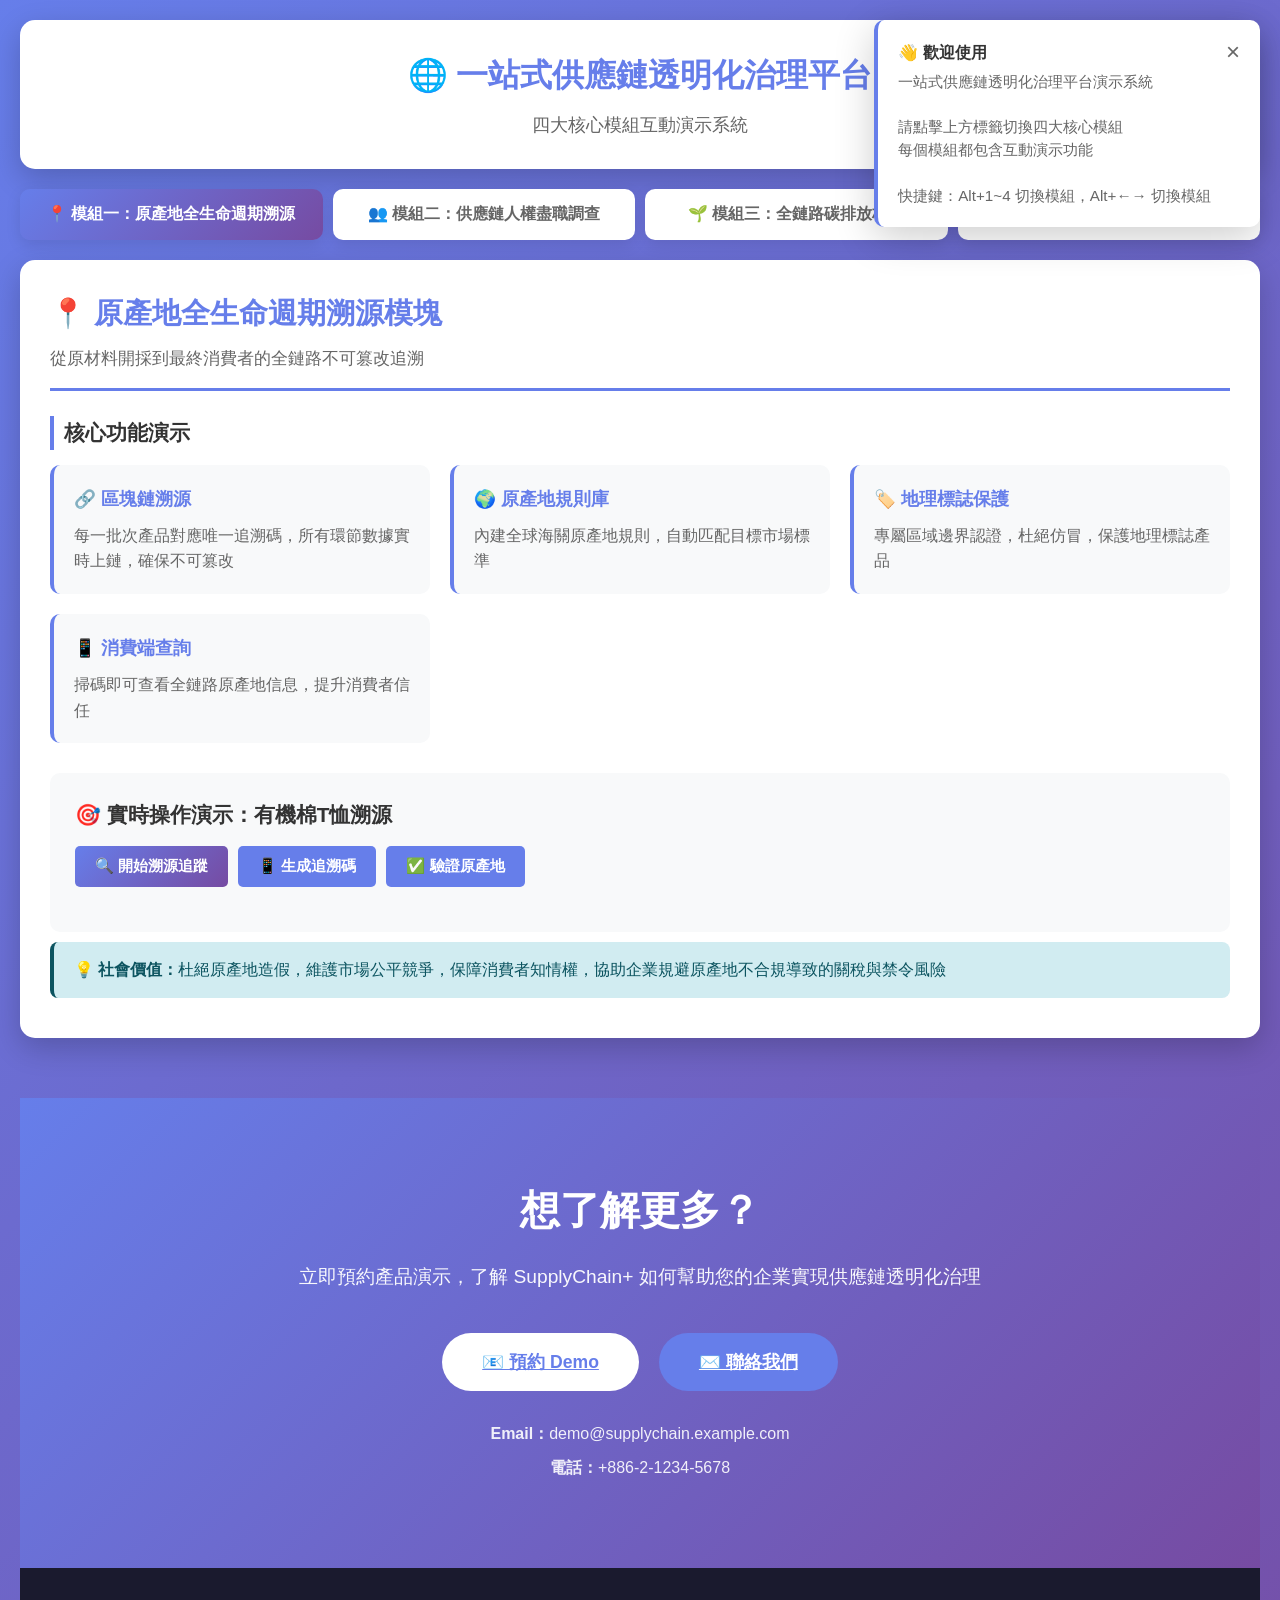
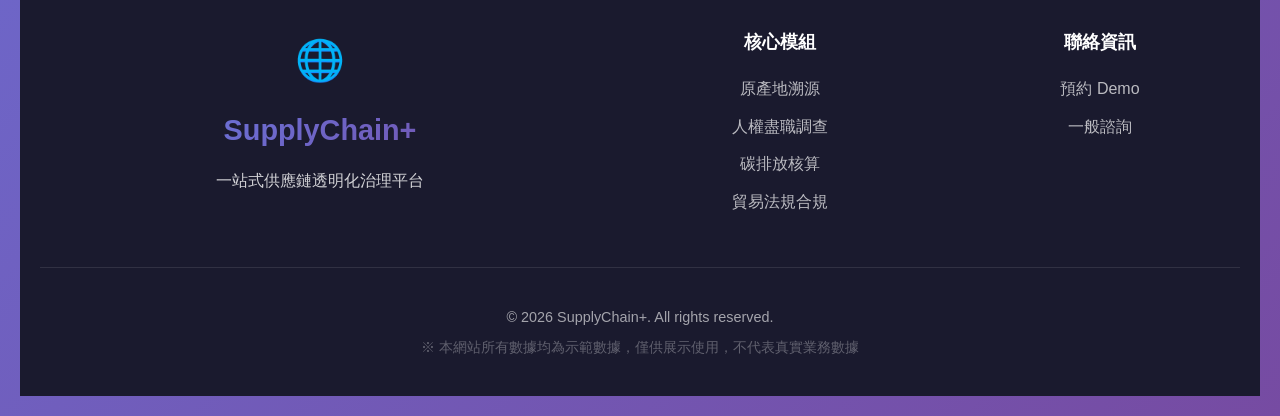
<file: index.html>
<!DOCTYPE html>
<html lang="zh-TW">
<head>
    <meta charset="UTF-8">
    <meta name="viewport" content="width=device-width, initial-scale=1.0">
    <meta name="description" content="一站式供應鏈透明化治理平台 - 提供原產地溯源、人權盡職調查、碳排放核算、貿易法規合規四大核心模組">
    <meta name="keywords" content="供應鏈，透明化，區塊鏈，碳足跡，ESG，合規，溯源">
    <meta name="author" content="Supply Chain Transparency Platform">
    <title>一站式供應鏈透明化治理平台 - 核心模組演示</title>
    
    <!-- 預載入關鍵資源 -->
    <link rel="preconnect" href="https://fonts.googleapis.com">
    <link rel="preconnect" href="https://fonts.gstatic.com" crossorigin>
    
    <!-- 外部樣式表 -->
    <link rel="stylesheet" href="css/styles.css">
</head>
<body>
    <div class="container">
        <div class="header">
            <h1>🌐 一站式供應鏈透明化治理平台</h1>
            <p>四大核心模組互動演示系統</p>
        </div>

        <div class="module-tabs">
            <button class="tab-btn active" onclick="showModule('module1')">
                📍 模組一：原產地全生命週期溯源
            </button>
            <button class="tab-btn" onclick="showModule('module2')">
                👥 模組二：供應鏈人權盡職調查
            </button>
            <button class="tab-btn" onclick="showModule('module3')">
                🌱 模組三：全鏈路碳排放核算
            </button>
            <button class="tab-btn" onclick="showModule('module4')">
                ⚖️ 模組四：全球貿易法規合規
            </button>
        </div>

        <!-- 模組一：原產地溯源 -->
        <div id="module1" class="module-content active">
            <div class="module-header">
                <h2>📍 原產地全生命週期溯源模塊</h2>
                <p>從原材料開採到最終消費者的全鏈路不可篡改追溯</p>
            </div>

            <div class="demo-section">
                <h3>核心功能演示</h3>
                <div class="feature-grid">
                    <div class="feature-card">
                        <h4>🔗 區塊鏈溯源</h4>
                        <p>每一批次產品對應唯一追溯碼，所有環節數據實時上鏈，確保不可篡改</p>
                    </div>
                    <div class="feature-card">
                        <h4>🌍 原產地規則庫</h4>
                        <p>內建全球海關原產地規則，自動匹配目標市場標準</p>
                    </div>
                    <div class="feature-card">
                        <h4>🏷️ 地理標誌保護</h4>
                        <p>專屬區域邊界認證，杜絕仿冒，保護地理標誌產品</p>
                    </div>
                    <div class="feature-card">
                        <h4>📱 消費端查詢</h4>
                        <p>掃碼即可查看全鏈路原產地信息，提升消費者信任</p>
                    </div>
                </div>
            </div>

            <div class="interactive-demo">
                <h3>🎯 實時操作演示：有機棉T恤溯源</h3>
                <div class="demo-controls">
                    <button class="btn" onclick="traceProduct()">🔍 開始溯源追蹤</button>
                    <button class="btn btn-secondary" onclick="generateQR()">📱 生成追溯碼</button>
                    <button class="btn btn-secondary" onclick="verifyOrigin()">✅ 驗證原產地</button>
                </div>

                <div id="traceResult" class="data-display" style="display:none;">
                    <h4>產品追溯路徑 (批次號: TX-2026-0528-001)</h4>
                    <div class="traceability-tree">
                        <div class="tree-node">
                            <strong>🌾 原材料階段 - 有機棉農場</strong><br>
                            地點：印度古吉拉特邦 | 時間：2026-01-15<br>
                            認證：GOTS有機認證 | 區塊鏈哈希：0x7f8a9b...
                        </div>
                        <div class="tree-node supplier">
                            <strong>🏭 紡紗廠</strong><br>
                            地點：印度孟買 | 時間：2026-02-10<br>
                            加工：棉花→紗線 | 能耗數據已上鏈
                        </div>
                        <div class="tree-node manufacturer">
                            <strong>✂️ 成衣製造廠</strong><br>
                            地點：孟加拉達卡 | 時間：2026-03-20<br>
                            工序：紡織→染色→裁剪→縫製<br>
                            社會合規：BSCI認證 ✅
                        </div>
                        <div class="tree-node retailer">
                            <strong>🏪 品牌倉儲 & 零售</strong><br>
                            地點：台灣台北 | 時間：2026-05-01<br>
                            狀態：已上架銷售 | 碳足跡：2.3kg CO2e
                        </div>
                    </div>

                    <div class="stats-grid" style="margin-top:20px;">
                        <div class="stat-card">
                            <div class="number">100%</div>
                            <div class="label">原產地真實性</div>
                        </div>
                        <div class="stat-card">
                            <div class="number">4</div>
                            <div class="label">供應鏈環節</div>
                        </div>
                        <div class="stat-card">
                            <div class="number">12</div>
                            <div class="label">區塊鏈記錄</div>
                        </div>
                        <div class="stat-card">
                            <div class="number">2.3kg</div>
                            <div class="label">產品碳足跡</div>
                        </div>
                    </div>
                </div>

                <div id="qrDisplay" style="display:none; text-align:center; margin-top:20px;">
                    <h4>產品追溯 QR Code</h4>
                    <div class="qr-code-demo">
                        <!-- SVG QR Code 示意圖 -->
                        <svg width="200" height="200" viewBox="0 0 200 200" xmlns="http://www.w3.org/2000/svg" style="margin:10px auto;">
                            <!-- 背景 -->
                            <rect width="200" height="200" fill="#fff" stroke="#ddd" stroke-width="2"/>
                            
                            <!-- 左上角定位方塊 -->
                            <rect x="20" y="20" width="50" height="50" fill="#000"/>
                            <rect x="28" y="28" width="34" height="34" fill="#fff"/>
                            <rect x="36" y="36" width="18" height="18" fill="#000"/>
                            
                            <!-- 右上角定位方塊 -->
                            <rect x="130" y="20" width="50" height="50" fill="#000"/>
                            <rect x="138" y="28" width="34" height="34" fill="#fff"/>
                            <rect x="146" y="36" width="18" height="18" fill="#000"/>
                            
                            <!-- 左下角定位方塊 -->
                            <rect x="20" y="130" width="50" height="50" fill="#000"/>
                            <rect x="28" y="138" width="34" height="34" fill="#fff"/>
                            <rect x="36" y="146" width="18" height="18" fill="#000"/>
                            
                            <!-- 數據方塊 (模擬 QR Code 圖案) -->
                            <rect x="90" y="20" width="8" height="8" fill="#000"/>
                            <rect x="106" y="20" width="8" height="8" fill="#000"/>
                            <rect x="122" y="20" width="8" height="8" fill="#000"/>
                            <rect x="90" y="36" width="8" height="8" fill="#000"/>
                            <rect x="98" y="36" width="8" height="8" fill="#000"/>
                            <rect x="114" y="36" width="8" height="8" fill="#000"/>
                            <rect x="130" y="36" width="8" height="8" fill="#000"/>
                            <rect x="74" y="52" width="8" height="8" fill="#000"/>
                            <rect x="90" y="52" width="8" height="8" fill="#000"/>
                            <rect x="106" y="52" width="8" height="8" fill="#000"/>
                            <rect x="122" y="52" width="8" height="8" fill="#000"/>
                            <rect x="138" y="52" width="8" height="8" fill="#000"/>
                            <rect x="74" y="68" width="8" height="8" fill="#000"/>
                            <rect x="90" y="68" width="8" height="8" fill="#000"/>
                            <rect x="106" y="68" width="8" height="8" fill="#000"/>
                            <rect x="122" y="68" width="8" height="8" fill="#000"/>
                            <rect x="138" y="68" width="8" height="8" fill="#000"/>
                            <rect x="20" y="90" width="8" height="8" fill="#000"/>
                            <rect x="36" y="90" width="8" height="8" fill="#000"/>
                            <rect x="52" y="90" width="8" height="8" fill="#000"/>
                            <rect x="68" y="90" width="8" height="8" fill="#000"/>
                            <rect x="84" y="90" width="8" height="8" fill="#000"/>
                            <rect x="100" y="90" width="8" height="8" fill="#000"/>
                            <rect x="116" y="90" width="8" height="8" fill="#000"/>
                            <rect x="132" y="90" width="8" height="8" fill="#000"/>
                            <rect x="148" y="90" width="8" height="8" fill="#000"/>
                            <rect x="164" y="90" width="8" height="8" fill="#000"/>
                            <rect x="20" y="106" width="8" height="8" fill="#000"/>
                            <rect x="44" y="106" width="8" height="8" fill="#000"/>
                            <rect x="68" y="106" width="8" height="8" fill="#000"/>
                            <rect x="92" y="106" width="8" height="8" fill="#000"/>
                            <rect x="116" y="106" width="8" height="8" fill="#000"/>
                            <rect x="140" y="106" width="8" height="8" fill="#000"/>
                            <rect x="164" y="106" width="8" height="8" fill="#000"/>
                            <rect x="20" y="122" width="8" height="8" fill="#000"/>
                            <rect x="36" y="122" width="8" height="8" fill="#000"/>
                            <rect x="60" y="122" width="8" height="8" fill="#000"/>
                            <rect x="84" y="122" width="8" height="8" fill="#000"/>
                            <rect x="108" y="122" width="8" height="8" fill="#000"/>
                            <rect x="132" y="122" width="8" height="8" fill="#000"/>
                            <rect x="156" y="122" width="8" height="8" fill="#000"/>
                            <rect x="180" y="122" width="8" height="8" fill="#000"/>
                            <rect x="90" y="140" width="8" height="8" fill="#000"/>
                            <rect x="106" y="140" width="8" height="8" fill="#000"/>
                            <rect x="122" y="140" width="8" height="8" fill="#000"/>
                            <rect x="138" y="140" width="8" height="8" fill="#000"/>
                            <rect x="154" y="140" width="8" height="8" fill="#000"/>
                            <rect x="170" y="140" width="8" height="8" fill="#000"/>
                            <rect x="74" y="156" width="8" height="8" fill="#000"/>
                            <rect x="90" y="156" width="8" height="8" fill="#000"/>
                            <rect x="114" y="156" width="8" height="8" fill="#000"/>
                            <rect x="138" y="156" width="8" height="8" fill="#000"/>
                            <rect x="162" y="156" width="8" height="8" fill="#000"/>
                            <rect x="178" y="156" width="8" height="8" fill="#000"/>
                            <rect x="74" y="172" width="8" height="8" fill="#000"/>
                            <rect x="90" y="172" width="8" height="8" fill="#000"/>
                            <rect x="106" y="172" width="8" height="8" fill="#000"/>
                            <rect x="122" y="172" width="8" height="8" fill="#000"/>
                            <rect x="138" y="172" width="8" height="8" fill="#000"/>
                            <rect x="154" y="172" width="8" height="8" fill="#000"/>
                            <rect x="170" y="172" width="8" height="8" fill="#000"/>
                            
                            <!-- 中心 Logo -->
                            <circle cx="100" cy="100" r="20" fill="#fff" stroke="#667eea" stroke-width="2"/>
                            <text x="100" y="107" text-anchor="middle" font-size="16" fill="#667eea" font-weight="bold">SC</text>
                        </svg>
                    </div>
                    <div style="margin-top:15px; font-weight:bold; color:#333;">TX-2026-0528-001</div>
                    <p style="color:#666; margin-top:10px;">消費者掃描後可查看：原產地證明、生產過程、碳足跡、社會合規報告</p>
                    <p style="font-size:0.85em; color:#999;">※ 此為示範 QR Code，實際產品將生成唯一追溯碼</p>
                </div>
            </div>

            <div class="alert alert-info">
                <strong>💡 社會價值：</strong>杜絕原產地造假，維護市場公平競爭，保障消費者知情權，協助企業規避原產地不合規導致的關稅與禁令風險
            </div>
        </div>

        <!-- 模組二：人權盡職調查 -->
        <div id="module2" class="module-content">
            <div class="module-header">
                <h2>👥 供應鏈人權盡職調查與風險管理模塊</h2>
                <p>穿透供應鏈黑箱，守護勞工人權，杜絕強迫勞動與童工</p>
            </div>

            <div class="demo-section">
                <h3>核心功能演示</h3>
                <div class="feature-grid">
                    <div class="feature-card">
                        <h4>📋 標準化盡職調查</h4>
                        <p>整合ILO核心公約、UFLPA等全球標準，形成標準化檢查清單</p>
                    </div>
                    <div class="feature-card">
                        <h4>⚠️ 實時風險預警</h4>
                        <p>多層級供應商風險實時監控，AI輿情識別潛在風險</p>
                    </div>
                    <div class="feature-card">
                        <h4>🔒 匿名舉報通道</h4>
                        <p>勞工匿名反饋加密通道，直接觸達基層，杜絕打壓報復</p>
                    </div>
                    <div class="feature-card">
                        <h4>📊 閉環整改管理</h4>
                        <p>風險整改全閉環管理，留存不可篡改的盡職調查證據鏈</p>
                    </div>
                </div>
            </div>

            <div class="interactive-demo">
                <h3>🎯 實時操作演示：供應商人權風險評估</h3>
                <div class="demo-controls">
                    <button class="btn" onclick="runRiskAssessment()">🔍 執行風險評估</button>
                    <button class="btn btn-secondary" onclick="showAnonymousReport()">📮 查看匿名舉報</button>
                    <button class="btn btn-secondary" onclick="generateAuditReport()">📄 生成審計報告</button>
                </div>

                <div id="riskDashboard" class="data-display" style="display:none;">
                    <h4>供應鏈人權風險儀表板</h4>
                    
                    <div class="stats-grid">
                        <div class="stat-card">
                            <div class="number">156</div><div class="demo-tag" style="display:inline-block;font-size:0.7em;padding:2px 6px;border-radius:4px;background:#ffeaa7;color:#d63031;margin-top:5px;">示範數據</div>
                            <div class="label">供應商總數</div>
                        </div>
                        <div class="stat-card">
                            <div class="number">12</div>
                            <div class="label">高風險供應商</div>
                        </div>
                        <div class="stat-card">
                            <div class="number">34</div>
                            <div class="label">中風險供應商</div>
                        </div>
                        <div class="stat-card">
                            <div class="number">98%</div><div class="demo-tag" style="display:inline-block;font-size:0.7em;padding:2px 6px;border-radius:4px;background:#ffeaa7;color:#d63031;margin-top:5px;">示範數據</div>
                            <div class="label">合規率</div>
                        </div>
                    </div>

                    <h4 style="margin-top:20px;">高風險供應商清單</h4>
                    <table>
                        <thead>
                            <tr>
                                <th>供應商名稱</th>
                                <th>所在國家</th>
                                <th>風險類型</th>
                                <th>風險等級</th>
                                <th>狀態</th>
                            </tr>
                        </thead>
                        <tbody>
                            <tr>
                                <td>XX紡織有限公司</td>
                                <td>孟加拉</td>
                                <td>工時超標、薪資延遲</td>
                                <td><span class="badge badge-danger">高風險</span></td>
                                <td>整改中</td>
                            </tr>
                            <tr>
                                <td>YY製衣廠</td>
                                <td>柬埔寨</td>
                                <td>安全設施不足</td>
                                <td><span class="badge badge-warning">中風險</span></td>
                                <td>待審核</td>
                            </tr>
                            <tr>
                                <td>ZZ印染廠</td>
                                <td>越南</td>
                                <td>環保違規</td>
                                <td><span class="badge badge-warning">中風險</span></td>
                                <td>已整改</td>
                            </tr>
                        </tbody>
                    </table>

                    <h4 style="margin-top:20px;">AI風險預警 (最近7天)</h4>
                    <div class="alert alert-warning">
                        <strong>⚠️ 預警 #2026-0527：</strong>監測到孟加拉某供應商所在地區發生勞工抗議事件，建議啟動緊急盡職調查
                    </div>
                    <div class="alert alert-success">
                        <strong>✅ 已解決 #2026-0520：</strong>柬埔寨供應商已完成安全設施整改，第三方驗證通過
                    </div>
                </div>

                <div id="anonymousReport" class="data-display" style="display:none;">
                    <h4>🔒 勞工匿名舉報通道 (加密保護)</h4>
                    <div class="timeline">
                        <div class="timeline-item completed">
                            <h4>舉報 #AR-2026-001</h4>
                            <p><strong>時間：</strong>2026-05-25 14:30<br>
                            <strong>工廠：</strong>XX紡織廠 (已匿名化)<br>
                            <strong>內容：</strong>反映加班時間超過法定上限，且未支付加班費<br>
                            <strong>狀態：</strong> <span class="badge badge-success">已處理</span></p>
                            <p><strong>處理結果：</strong>已啟動調查，確認違規事實，要求工廠補發加班費並調整工時制度</p>
                        </div>
                        <div class="timeline-item">
                            <h4>舉報 #AR-2026-002</h4>
                            <p><strong>時間：</strong>2026-05-27 09:15<br>
                            <strong>工廠：</strong>YY製衣廠 (已匿名化)<br>
                            <strong>內容：</strong>宿舍條件惡劣，衛生設施不足<br>
                            <strong>狀態：</strong> <span class="badge badge-warning">調查中</span></p>
                        </div>
                    </div>
                </div>
            </div>

            <div class="alert alert-info">
                <strong>💡 社會價值：</strong>穿透供應鏈黑箱，從被動合規轉向主動勞工權益保護，杜絕強迫勞動、童工等人權侵害，協助企業符合全球人權監管要求
            </div>
        </div>

        <!-- 模組三：碳排放核算 -->
        <div id="module3" class="module-content">
            <div class="module-header">
                <h2>🌱 全鏈路碳排放核算與減排管理模塊</h2>
                <p>覆蓋範圍1、2、3全口徑碳排，精準核算，智能減排</p>
            </div>

            <div class="demo-section">
                <h3>核心功能演示</h3>
                <div class="feature-grid">
                    <div class="feature-card">
                        <h4>📊 全口徑核算</h4>
                        <p>覆蓋範圍1、2、3碳排放，穿透至供應鏈全環節，數據上鏈不可篡改</p>
                    </div>
                    <div class="feature-card">
                        <h4>🎯 科學碳目標</h4>
                        <p>協助企業設定SBTi目標，AI識別高碳排環節，提供減排方案</p>
                    </div>
                    <div class="feature-card">
                        <h4>📑 自動報告生成</h4>
                        <p>自動生成符合CBAM、ISO14064標準的報告，對接監管申報</p>
                    </div>
                    <div class="feature-card">
                        <h4>🏷️ 產品碳足跡</h4>
                        <p>單產品碳足跡與追溯碼綁定，實現消費端可視化</p>
                    </div>
                </div>
            </div>

            <div class="interactive-demo">
                <h3>🎯 實時操作演示：產品碳足跡計算</h3>
                <div class="demo-controls">
                    <button class="btn" onclick="calculateCarbon()">🧮 計算碳足跡</button>
                    <button class="btn btn-secondary" onclick="showReductionPlan()">💡 查看減排方案</button>
                    <button class="btn btn-secondary" onclick="generateCBAMReport()">📄 生成CBAM報告</button>
                </div>

                <div id="carbonDashboard" class="data-display" style="display:none;">
                    <h4>產品碳足跡分析 (有機棉T恤)</h4>
                    
                    <div class="stats-grid">
                        <div class="stat-card">
                            <div class="number">2.3</div>
                            <div class="label">kg CO2e/件</div>
                        </div>
                        <div class="stat-card">
                            <div class="number">45%</div>
                            <div class="label">範圍3排放佔比</div>
                        </div>
                        <div class="stat-card">
                            <div class="number">-15%</div>
                            <div class="label">較去年減排</div>
                        </div>
                        <div class="stat-card">
                            <div class="number">A</div>
                            <div class="label">碳效率等級</div>
                        </div>
                    </div>

                    <h4 style="margin-top:20px;">碳排放分解 (全生命週期)</h4>
                    <div style="margin:15px 0;">
                        <div style="margin-bottom:10px;">
                            <div style="display:flex; justify-content:space-between; margin-bottom:5px;">
                                <span>原材料生產 (棉花種植)</span>
                                <span>0.805 kg CO2e (35%)</span>
                            </div>
                            <div class="progress-bar">
                                <div class="progress-fill" style="width:35%">35%</div>
                            </div>
                        </div>
                        <div style="margin-bottom:10px;">
                            <div style="display:flex; justify-content:space-between; margin-bottom:5px;">
                                <span>紡紗與織布</span>
                                <span>0.598 kg CO2e (26%)</span>
                            </div>
                            <div class="progress-bar">
                                <div class="progress-fill" style="width:26%">26%</div>
                            </div>
                        </div>
                        <div style="margin-bottom:10px;">
                            <div style="display:flex; justify-content:space-between; margin-bottom:5px;">
                                <span>染色與後整理</span>
                                <span>0.506 kg CO2e (22%)</span>
                            </div>
                            <div class="progress-bar">
                                <div class="progress-fill" style="width:22%">22%</div>
                            </div>
                        </div>
                        <div style="margin-bottom:10px;">
                            <div style="display:flex; justify-content:space-between; margin-bottom:5px;">
                                <span>成衣製造</span>
                                <span>0.299 kg CO2e (13%)</span>
                            </div>
                            <div class="progress-bar">
                                <div class="progress-fill" style="width:13%">13%</div>
                            </div>
                        </div>
                        <div style="margin-bottom:10px;">
                            <div style="display:flex; justify-content:space-between; margin-bottom:5px;">
                                <span>運輸與物流</span>
                                <span>0.092 kg CO2e (4%)</span>
                            </div>
                            <div class="progress-bar">
                                <div class="progress-fill" style="width:4%">4%</div>
                            </div>
                        </div>
                    </div>

                    <h4 style="margin-top:20px;">區塊鏈碳數據記錄</h4>
                    <table>
                        <thead>
                            <tr>
                                <th>環節</th>
                                <th>碳排放量</th>
                                <th>數據來源</th>
                                <th>上鏈時間</th>
                                <th>驗證狀態</th>
                            </tr>
                        </thead>
                        <tbody>
                            <tr>
                                <td>棉花種植</td>
                                <td>0.805 kg CO2e</td>
                                <td>IoT傳感器 + 農場記錄</td>
                                <td>2026-01-15</td>
                                <td><span class="badge badge-success">已驗證</span></td>
                            </tr>
                            <tr>
                                <td>紡紗</td>
                                <td>0.598 kg CO2e</td>
                                <td>電表數據 + 生產記錄</td>
                                <td>2026-02-10</td>
                                <td><span class="badge badge-success">已驗證</span></td>
                            </tr>
                            <tr>
                                <td>染色</td>
                                <td>0.506 kg CO2e</td>
                                <td>能源管理系統</td>
                                <td>2026-03-05</td>
                                <td><span class="badge badge-success">已驗證</span></td>
                            </tr>
                        </tbody>
                    </table>
                </div>

                <div id="reductionPlan" class="data-display" style="display:none;">
                    <h4> AI智能減排方案建議</h4>
                    <div class="timeline">
                        <div class="timeline-item completed">
                            <h4>方案1：使用可再生能源</h4>
                            <p><strong>實施環節：</strong>染色與後整理<br>
                            <strong>預期減排：</strong>0.25 kg CO2e/件 (11%)<br>
                            <strong>投資成本：</strong>NT$ 500,000<br>
                            <strong>回報期：</strong>3.2年<br>
                            <strong>狀態：</strong> <span class="badge badge-success">已實施</span></p>
                        </div>
                        <div class="timeline-item">
                            <h4>方案2：優化物流路線</h4>
                            <p><strong>實施環節：</strong>運輸與物流<br>
                            <strong>預期減排：</strong>0.05 kg CO2e/件 (2%)<br>
                            <strong>投資成本：</strong>NT$ 100,000<br>
                            <strong>回報期：</strong>1.5年<br>
                            <strong>狀態：</strong> <span class="badge badge-warning">規劃中</span></p>
                        </div>
                        <div class="timeline-item">
                            <h4>方案3：採用有機染料</h4>
                            <p><strong>實施環節：</strong>染色工藝<br>
                            <strong>預期減排：</strong>0.15 kg CO2e/件 (6.5%)<br>
                            <strong>投資成本：</strong>NT$ 300,000<br>
                            <strong>回報期：</strong>4年<br>
                            <strong>狀態：</strong> <span class="badge badge-warning">評估中</span></p>
                        </div>
                    </div>
                </div>
            </div>

            <div class="alert alert-info">
                <strong>💡 社會價值：</strong>推動供應鏈全鏈路碳減排，協助企業應對全球碳中和監管，規避碳關稅風險，助力國家與企業碳中和目標達成
            </div>
        </div>

        <!-- 模組四：貿易法規合規 -->
        <div id="module4" class="module-content">
            <div class="module-header">
                <h2>⚖️ 全球貿易法規合規管理模塊</h2>
                <p>實時同步全球法規，自動筛查風險，降低合規成本</p>
            </div>

            <div class="demo-section">
                <h3>核心功能演示</h3>
                <div class="feature-grid">
                    <div class="feature-card">
                        <h4>📚 全球法規庫</h4>
                        <p>每日同步各國原產地規則、制裁清單、進出口管制、環保禁令</p>
                    </div>
                    <div class="feature-card">
                        <h4>🔍 自動風險筛查</h4>
                        <p>全鏈路合規風險自動筛查，實時預警制裁、禁令、關稅風險</p>
                    </div>
                    <div class="feature-card">
                        <h4>📁 合規文件管理</h4>
                        <p>合規文件加密上鏈，形成完整證據鏈，一鍵生成清關文件</p>
                    </div>
                    <div class="feature-card">
                        <h4>🔔 新法規預警</h4>
                        <p>新法規預警與定製化應對方案、線上培訓</p>
                    </div>
                </div>
            </div>

            <div class="interactive-demo">
                <h3>🎯 實時操作演示：貿易合規檢查</h3>
                <div class="demo-controls">
                    <button class="btn" onclick="checkCompliance()">🔍 執行合規檢查</button>
                    <button class="btn btn-secondary" onclick="showRegulationUpdates()">📢 查看法規更新</button>
                    <button class="btn btn-secondary" onclick="generateCustomsDoc()">📄 生成清關文件</button>
                </div>

                <div id="complianceDashboard" class="data-display" style="display:none;">
                    <h4>貿易合規風險檢查報告</h4>
                    
                    <div class="stats-grid">
                        <div class="stat-card">
                            <div class="number">156</div><div class="demo-tag" style="display:inline-block;font-size:0.7em;padding:2px 6px;border-radius:4px;background:#ffeaa7;color:#d63031;margin-top:5px;">示範數據</div>
                            <div class="label">法規條目檢查</div>
                        </div>
                        <div class="stat-card">
                            <div class="number">3</div>
                            <div class="label">風險警示</div>
                        </div>
                        <div class="stat-card">
                            <div class="number">98%</div><div class="demo-tag" style="display:inline-block;font-size:0.7em;padding:2px 6px;border-radius:4px;background:#ffeaa7;color:#d63031;margin-top:5px;">示範數據</div>
                            <div class="label">合規率</div>
                        </div>
                        <div class="stat-card">
                            <div class="number">A+</div>
                            <div class="label">合規等級</div>
                        </div>
                    </div>

                    <h4 style="margin-top:20px;">⚠️ 風險警示清單</h4>
                    <div class="alert alert-warning">
                        <strong>⚠️ UFLPA合規風險 (中等)</strong><br>
                        供應商XX位於新疆地區，需補充提供完整供應鏈盡職調查文件，證明不涉及強迫勞動<br>
                        <strong>建議行動：</strong>提交第三方審核報告、勞工合同、工資支付記錄
                    </div>
                    <div class="alert alert-warning">
                        <strong>⚠️ CBAM碳關稅風險 (低)</strong><br>
                        產品碳足跡為2.3kg CO2e，低於歐盟同類產品平均值，但需準備完整碳核算報告<br>
                        <strong>建議行動：</strong>準備ISO14064認證報告
                    </div>
                    <div class="alert alert-success">
                        <strong>✅ 原產地規則合規</strong><br>
                        產品符合RCEP原產地規則，可享受關稅優惠<br>
                        <strong>優惠幅度：</strong>關稅從8%降至0%
                    </div>

                    <h4 style="margin-top:20px;">📋 合規文件清單</h4>
                    <table>
                        <thead>
                            <tr>
                                <th>文件名稱</th>
                                <th>適用法規</th>
                                <th>有效期</th>
                                <th>狀態</th>
                                <th>操作</th>
                            </tr>
                        </thead>
                        <tbody>
                            <tr>
                                <td>原產地證明書</td>
                                <td>RCEP</td>
                                <td>2026-12-31</td>
                                <td><span class="badge badge-success">有效</span></td>
                                <td><button class="btn" style="padding:5px 10px; font-size:0.85em;">下載</button></td>
                            </tr>
                            <tr>
                                <td>社會合規審計報告</td>
                                <td>UFLPA/CSDDD</td>
                                <td>2026-08-15</td>
                                <td><span class="badge badge-warning">即將到期</span></td>
                                <td><button class="btn" style="padding:5px 10px; font-size:0.85em;">更新</button></td>
                            </tr>
                            <tr>
                                <td>碳足跡驗證報告</td>
                                <td>CBAM</td>
                                <td>2027-01-31</td>
                                <td><span class="badge badge-success">有效</span></td>
                                <td><button class="btn" style="padding:5px 10px; font-size:0.85em;">下載</button></td>
                            </tr>
                            <tr>
                                <td>GOTS有機認證</td>
                                <td>歐盟進口要求</td>
                                <td>2026-11-30</td>
                                <td><span class="badge badge-success">有效</span></td>
                                <td><button class="btn" style="padding:5px 10px; font-size:0.85em;">下載</button></td>
                            </tr>
                        </tbody>
                    </table>
                </div>

                <div id="regulationUpdates" class="data-display" style="display:none;">
                    <h4>📢 最新法規更新 (2026年5月)</h4>
                    <div class="timeline">
                        <div class="timeline-item">
                            <h4>歐盟CSDDD實施細則發布</h4>
                            <p><strong>發布日期：</strong>2026-05-20<br>
                            <strong>生效日期：</strong>2026-07-01<br>
                            <strong>影響範圍：</strong>年營收超過€4.5億的企業<br>
                            <strong>主要內容：</strong>明確供應鏈人權與環境盡職調查義務，違規最高可處全球營業額5%罰款<br>
                            <strong>應對建議：</strong>立即啟動供應鏈盡職調查體系升級</p>
                        </div>
                        <div class="timeline-item">
                            <h4>美國UFLPA實體清單更新</h4>
                            <p><strong>發布日期：</strong>2026-05-15<br>
                            <strong>生效日期：</strong>立即生效<br>
                            <strong>新增實體：</strong>12家紡織與電子企業<br>
                            <strong>影響：</strong>涉及這些實體的產品禁止進口美國<br>
                            <strong>應對建議：</strong>立即筛查供應商名單，避免使用清單企業產品</p>
                        </div>
                        <div class="timeline-item">
                            <h4>CBAM過渡期報告要求調整</h4>
                            <p><strong>發布日期：</strong>2026-05-10<br>
                            <strong>生效日期：</strong>2026-06-01<br>
                            <strong>調整內容：</strong>簡化過渡期報告格式，但要求更詳細的範圍3排放數據<br>
                            <strong>應對建議：</strong>更新碳核算系統，加強供應鏈碳數據收集</p>
                        </div>
                    </div>
                </div>
            </div>

            <div class="alert alert-info">
                <strong>💡 社會價值：</strong>降低企業跨國貿易合規成本，尤其是中小微企業合規門檻，減少貿易摩擦與損失，維護全球貿易公平透明
            </div>
        </div>
    </div>

    <!-- 外部 JavaScript 文件 -->
    <script src="js/app.js"></script>
</body>
</html>
    <!-- 結尾 CTA 區塊 -->
    <section id="contact" class="cta-section">
        <div class="container">
            <div class="cta-content">
                <h2>想了解更多？</h2>
                <p>立即預約產品演示，了解 SupplyChain+ 如何幫助您的企業實現供應鏈透明化治理</p>
                <div class="cta-actions">
                    <a href="mailto:demo@supplychain.example.com" class="btn btn-primary btn-large">📧 預約 Demo</a>
                    <a href="mailto:info@supplychain.example.com" class="btn btn-secondary btn-large">✉️ 聯絡我們</a>
                </div>
                <div class="cta-contact">
                    <p><strong>Email：</strong>demo@supplychain.example.com</p>
                    <p><strong>電話：</strong>+886-2-1234-5678</p>
                </div>
            </div>
        </div>
    </section>

    <!-- Footer -->
    <footer class="footer">
        <div class="container">
            <div class="footer-content">
                <div class="footer-brand">
                    <span class="logo-icon">🌐</span>
                    <span class="logo-text">SupplyChain+</span>
                    <p>一站式供應鏈透明化治理平台</p>
                </div>
                <div class="footer-links">
                    <h4>核心模組</h4>
                    <ul>
                        <li><a href="#module1">原產地溯源</a></li>
                        <li><a href="#module2">人權盡職調查</a></li>
                        <li><a href="#module3">碳排放核算</a></li>
                        <li><a href="#module4">貿易法規合規</a></li>
                    </ul>
                </div>
                <div class="footer-links">
                    <h4>聯絡資訊</h4>
                    <ul>
                        <li><a href="mailto:demo@supplychain.example.com">預約 Demo</a></li>
                        <li><a href="mailto:info@supplychain.example.com">一般諮詢</a></li>
                    </ul>
                </div>
            </div>
            <div class="footer-bottom">
                <p>&copy; 2026 SupplyChain+. All rights reserved.</p>
                <p class="disclaimer">※ 本網站所有數據均為示範數據，僅供展示使用，不代表真實業務數據</p>
            </div>
        </div>
    </footer>
</file>
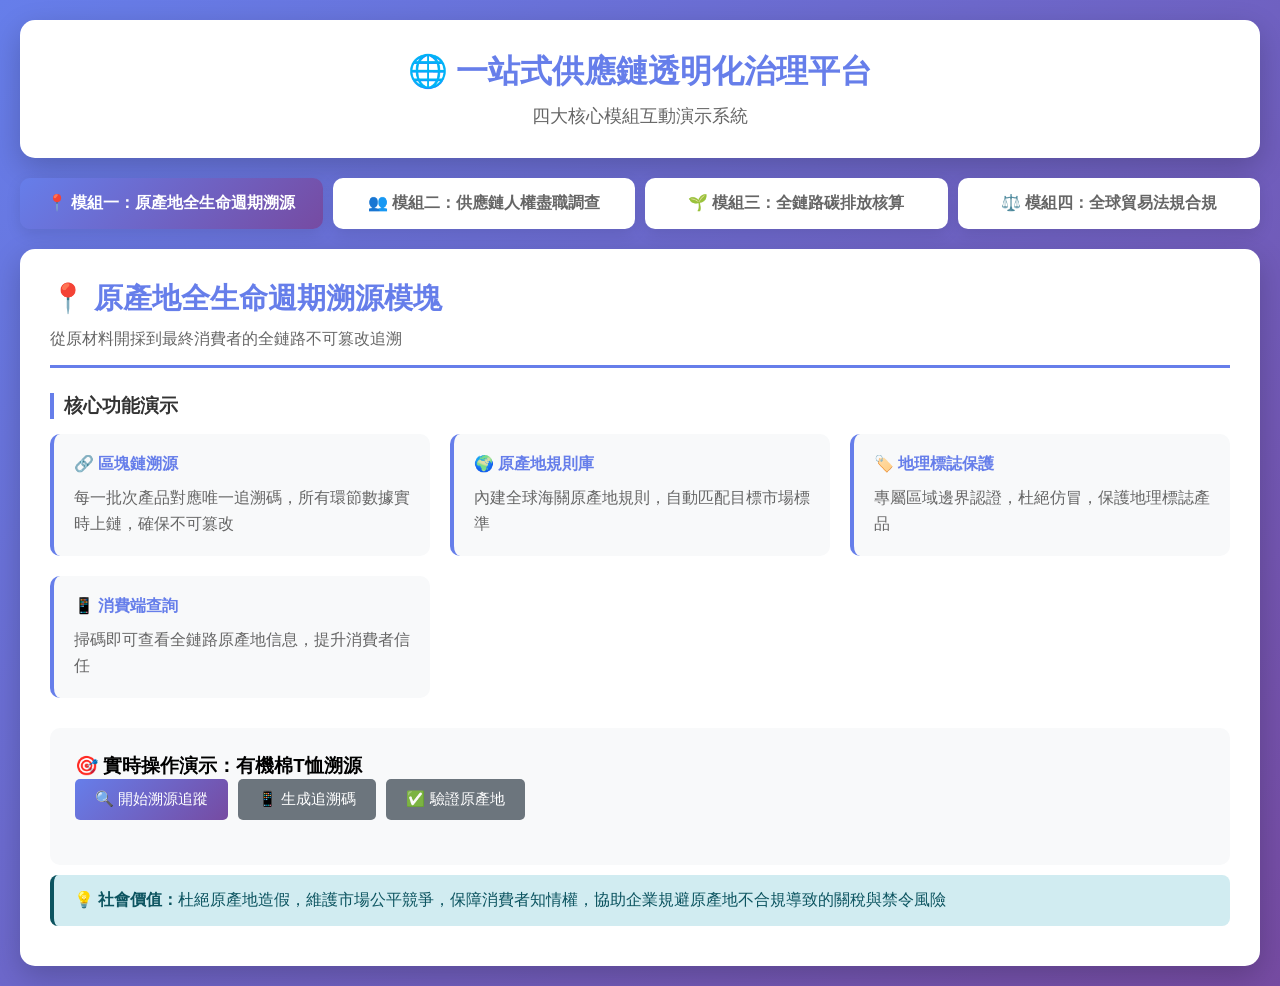
<file: Qwen_html_20260528_eiwhql2lk.html>
<!DOCTYPE html>
<html lang="zh-TW">
<head>
    <meta charset="UTF-8">
    <meta name="viewport" content="width=device-width, initial-scale=1.0">
    <title>一站式供應鏈透明化治理平台 - 核心模組演示</title>
    <style>
        * {
            margin: 0;
            padding: 0;
            box-sizing: border-box;
        }

        body {
            font-family: 'Microsoft JhengHei', 'PingFang TC', sans-serif;
            background: linear-gradient(135deg, #667eea 0%, #764ba2 100%);
            min-height: 100vh;
            padding: 20px;
        }

        .container {
            max-width: 1400px;
            margin: 0 auto;
        }

        .header {
            background: white;
            padding: 30px;
            border-radius: 15px;
            box-shadow: 0 10px 30px rgba(0,0,0,0.2);
            margin-bottom: 20px;
            text-align: center;
        }

        .header h1 {
            color: #667eea;
            font-size: 2em;
            margin-bottom: 10px;
        }

        .header p {
            color: #666;
            font-size: 1.1em;
        }

        .module-tabs {
            display: flex;
            gap: 10px;
            margin-bottom: 20px;
            flex-wrap: wrap;
        }

        .tab-btn {
            flex: 1;
            min-width: 200px;
            padding: 15px 25px;
            background: white;
            border: none;
            border-radius: 10px;
            cursor: pointer;
            font-size: 1em;
            font-weight: bold;
            color: #666;
            transition: all 0.3s;
            box-shadow: 0 5px 15px rgba(0,0,0,0.1);
        }

        .tab-btn:hover {
            transform: translateY(-3px);
            box-shadow: 0 8px 20px rgba(0,0,0,0.15);
        }

        .tab-btn.active {
            background: linear-gradient(135deg, #667eea 0%, #764ba2 100%);
            color: white;
        }

        .module-content {
            display: none;
            background: white;
            padding: 30px;
            border-radius: 15px;
            box-shadow: 0 10px 30px rgba(0,0,0,0.2);
            animation: fadeIn 0.5s;
        }

        .module-content.active {
            display: block;
        }

        @keyframes fadeIn {
            from { opacity: 0; transform: translateY(20px); }
            to { opacity: 1; transform: translateY(0); }
        }

        .module-header {
            border-bottom: 3px solid #667eea;
            padding-bottom: 15px;
            margin-bottom: 25px;
        }

        .module-header h2 {
            color: #667eea;
            font-size: 1.8em;
            margin-bottom: 10px;
        }

        .module-header p {
            color: #666;
        }

        .demo-section {
            margin-bottom: 30px;
        }

        .demo-section h3 {
            color: #333;
            margin-bottom: 15px;
            padding-left: 10px;
            border-left: 4px solid #667eea;
        }

        .feature-grid {
            display: grid;
            grid-template-columns: repeat(auto-fit, minmax(300px, 1fr));
            gap: 20px;
            margin-bottom: 20px;
        }

        .feature-card {
            background: #f8f9fa;
            padding: 20px;
            border-radius: 10px;
            border-left: 4px solid #667eea;
        }

        .feature-card h4 {
            color: #667eea;
            margin-bottom: 10px;
        }

        .feature-card p {
            color: #666;
            line-height: 1.6;
        }

        .interactive-demo {
            background: #f8f9fa;
            padding: 25px;
            border-radius: 10px;
            margin-top: 20px;
        }

        .demo-controls {
            display: flex;
            gap: 10px;
            margin-bottom: 20px;
            flex-wrap: wrap;
        }

        .btn {
            padding: 10px 20px;
            background: linear-gradient(135deg, #667eea 0%, #764ba2 100%);
            color: white;
            border: none;
            border-radius: 5px;
            cursor: pointer;
            font-size: 0.95em;
            transition: all 0.3s;
        }

        .btn:hover {
            transform: translateY(-2px);
            box-shadow: 0 5px 15px rgba(102, 126, 234, 0.4);
        }

        .btn-secondary {
            background: #6c757d;
        }

        .data-display {
            background: white;
            padding: 20px;
            border-radius: 8px;
            border: 1px solid #dee2e6;
            margin-top: 15px;
        }

        .traceability-tree {
            display: flex;
            flex-direction: column;
            gap: 15px;
        }

        .tree-node {
            background: linear-gradient(135deg, #667eea 0%, #764ba2 100%);
            color: white;
            padding: 15px 20px;
            border-radius: 8px;
            position: relative;
            margin-left: 30px;
        }

        .tree-node::before {
            content: "▸";
            position: absolute;
            left: -25px;
            color: #667eea;
            font-size: 1.5em;
        }

        .tree-node.supplier {
            background: linear-gradient(135deg, #f093fb 0%, #f5576c 100%);
        }

        .tree-node.manufacturer {
            background: linear-gradient(135deg, #4facfe 0%, #00f2fe 100%);
        }

        .tree-node.retailer {
            background: linear-gradient(135deg, #43e97b 0%, #38f9d7 100%);
        }

        .risk-indicator {
            display: inline-block;
            padding: 5px 12px;
            border-radius: 20px;
            font-size: 0.85em;
            font-weight: bold;
            margin-left: 10px;
        }

        .risk-low {
            background: #d4edda;
            color: #155724;
        }

        .risk-medium {
            background: #fff3cd;
            color: #856404;
        }

        .risk-high {
            background: #f8d7da;
            color: #721c24;
        }

        .stats-grid {
            display: grid;
            grid-template-columns: repeat(auto-fit, minmax(200px, 1fr));
            gap: 15px;
            margin: 20px 0;
        }

        .stat-card {
            background: linear-gradient(135deg, #667eea 0%, #764ba2 100%);
            color: white;
            padding: 20px;
            border-radius: 10px;
            text-align: center;
        }

        .stat-card .number {
            font-size: 2.5em;
            font-weight: bold;
            margin-bottom: 5px;
        }

        .stat-card .label {
            font-size: 0.9em;
            opacity: 0.9;
        }

        .progress-bar {
            width: 100%;
            height: 30px;
            background: #e9ecef;
            border-radius: 15px;
            overflow: hidden;
            margin: 10px 0;
        }

        .progress-fill {
            height: 100%;
            background: linear-gradient(90deg, #667eea 0%, #764ba2 100%);
            display: flex;
            align-items: center;
            justify-content: center;
            color: white;
            font-weight: bold;
            transition: width 0.5s;
        }

        table {
            width: 100%;
            border-collapse: collapse;
            margin-top: 15px;
        }

        th, td {
            padding: 12px;
            text-align: left;
            border-bottom: 1px solid #dee2e6;
        }

        th {
            background: #667eea;
            color: white;
        }

        tr:hover {
            background: #f8f9fa;
        }

        .badge {
            display: inline-block;
            padding: 4px 10px;
            border-radius: 12px;
            font-size: 0.85em;
            font-weight: bold;
        }

        .badge-success {
            background: #d4edda;
            color: #155724;
        }

        .badge-warning {
            background: #fff3cd;
            color: #856404;
        }

        .badge-danger {
            background: #f8d7da;
            color: #721c24;
        }

        .alert {
            padding: 15px 20px;
            border-radius: 8px;
            margin: 10px 0;
            border-left: 4px solid;
        }

        .alert-info {
            background: #d1ecf1;
            border-color: #0c5460;
            color: #0c5460;
        }

        .alert-warning {
            background: #fff3cd;
            border-color: #856404;
            color: #856404;
        }

        .alert-success {
            background: #d4edda;
            border-color: #155724;
            color: #155724;
        }

        .timeline {
            position: relative;
            padding-left: 30px;
        }

        .timeline::before {
            content: "";
            position: absolute;
            left: 10px;
            top: 0;
            bottom: 0;
            width: 2px;
            background: #667eea;
        }

        .timeline-item {
            position: relative;
            margin-bottom: 25px;
            padding: 15px;
            background: #f8f9fa;
            border-radius: 8px;
        }

        .timeline-item::before {
            content: "";
            position: absolute;
            left: -24px;
            top: 20px;
            width: 12px;
            height: 12px;
            border-radius: 50%;
            background: #667eea;
        }

        .timeline-item.completed::before {
            background: #28a745;
        }

        .timeline-item h4 {
            color: #667eea;
            margin-bottom: 5px;
        }

        .qr-code-demo {
            width: 150px;
            height: 150px;
            background: white;
            border: 3px solid #667eea;
            display: flex;
            align-items: center;
            justify-content: center;
            margin: 20px auto;
            font-size: 0.9em;
            color: #666;
        }

        @media print {
            body { background: white; }
            .module-tabs { display: none; }
            .module-content { display: block !important; page-break-after: always; }
        }
    </style>
</head>
<body>
    <div class="container">
        <div class="header">
            <h1>🌐 一站式供應鏈透明化治理平台</h1>
            <p>四大核心模組互動演示系統</p>
        </div>

        <div class="module-tabs">
            <button class="tab-btn active" onclick="showModule('module1')">
                📍 模組一：原產地全生命週期溯源
            </button>
            <button class="tab-btn" onclick="showModule('module2')">
                👥 模組二：供應鏈人權盡職調查
            </button>
            <button class="tab-btn" onclick="showModule('module3')">
                🌱 模組三：全鏈路碳排放核算
            </button>
            <button class="tab-btn" onclick="showModule('module4')">
                ⚖️ 模組四：全球貿易法規合規
            </button>
        </div>

        <!-- 模組一：原產地溯源 -->
        <div id="module1" class="module-content active">
            <div class="module-header">
                <h2>📍 原產地全生命週期溯源模塊</h2>
                <p>從原材料開採到最終消費者的全鏈路不可篡改追溯</p>
            </div>

            <div class="demo-section">
                <h3>核心功能演示</h3>
                <div class="feature-grid">
                    <div class="feature-card">
                        <h4>🔗 區塊鏈溯源</h4>
                        <p>每一批次產品對應唯一追溯碼，所有環節數據實時上鏈，確保不可篡改</p>
                    </div>
                    <div class="feature-card">
                        <h4>🌍 原產地規則庫</h4>
                        <p>內建全球海關原產地規則，自動匹配目標市場標準</p>
                    </div>
                    <div class="feature-card">
                        <h4>🏷️ 地理標誌保護</h4>
                        <p>專屬區域邊界認證，杜絕仿冒，保護地理標誌產品</p>
                    </div>
                    <div class="feature-card">
                        <h4>📱 消費端查詢</h4>
                        <p>掃碼即可查看全鏈路原產地信息，提升消費者信任</p>
                    </div>
                </div>
            </div>

            <div class="interactive-demo">
                <h3>🎯 實時操作演示：有機棉T恤溯源</h3>
                <div class="demo-controls">
                    <button class="btn" onclick="traceProduct()">🔍 開始溯源追蹤</button>
                    <button class="btn btn-secondary" onclick="generateQR()">📱 生成追溯碼</button>
                    <button class="btn btn-secondary" onclick="verifyOrigin()">✅ 驗證原產地</button>
                </div>

                <div id="traceResult" class="data-display" style="display:none;">
                    <h4>產品追溯路徑 (批次號: TX-2026-0528-001)</h4>
                    <div class="traceability-tree">
                        <div class="tree-node">
                            <strong>🌾 原材料階段 - 有機棉農場</strong><br>
                            地點：印度古吉拉特邦 | 時間：2026-01-15<br>
                            認證：GOTS有機認證 | 區塊鏈哈希：0x7f8a9b...
                        </div>
                        <div class="tree-node supplier">
                            <strong>🏭 紡紗廠</strong><br>
                            地點：印度孟買 | 時間：2026-02-10<br>
                            加工：棉花→紗線 | 能耗數據已上鏈
                        </div>
                        <div class="tree-node manufacturer">
                            <strong>✂️ 成衣製造廠</strong><br>
                            地點：孟加拉達卡 | 時間：2026-03-20<br>
                            工序：紡織→染色→裁剪→縫製<br>
                            社會合規：BSCI認證 ✅
                        </div>
                        <div class="tree-node retailer">
                            <strong>🏪 品牌倉儲 & 零售</strong><br>
                            地點：台灣台北 | 時間：2026-05-01<br>
                            狀態：已上架銷售 | 碳足跡：2.3kg CO2e
                        </div>
                    </div>

                    <div class="stats-grid" style="margin-top:20px;">
                        <div class="stat-card">
                            <div class="number">100%</div>
                            <div class="label">原產地真實性</div>
                        </div>
                        <div class="stat-card">
                            <div class="number">4</div>
                            <div class="label">供應鏈環節</div>
                        </div>
                        <div class="stat-card">
                            <div class="number">12</div>
                            <div class="label">區塊鏈記錄</div>
                        </div>
                        <div class="stat-card">
                            <div class="number">2.3kg</div>
                            <div class="label">產品碳足跡</div>
                        </div>
                    </div>
                </div>

                <div id="qrDisplay" style="display:none; text-align:center; margin-top:20px;">
                    <h4>產品追溯QR Code</h4>
                    <div class="qr-code-demo">
                        <div>
                            <div style="font-size:3em;">📱</div>
                            <div>掃描查詢完整溯源信息</div>
                            <div style="font-size:0.8em; margin-top:10px;">TX-2026-0528-001</div>
                        </div>
                    </div>
                    <p style="color:#666;">消費者掃描後可查看：原產地證明、生產過程、碳足跡、社會合規報告</p>
                </div>
            </div>

            <div class="alert alert-info">
                <strong>💡 社會價值：</strong>杜絕原產地造假，維護市場公平競爭，保障消費者知情權，協助企業規避原產地不合規導致的關稅與禁令風險
            </div>
        </div>

        <!-- 模組二：人權盡職調查 -->
        <div id="module2" class="module-content">
            <div class="module-header">
                <h2>👥 供應鏈人權盡職調查與風險管理模塊</h2>
                <p>穿透供應鏈黑箱，守護勞工人權，杜絕強迫勞動與童工</p>
            </div>

            <div class="demo-section">
                <h3>核心功能演示</h3>
                <div class="feature-grid">
                    <div class="feature-card">
                        <h4>📋 標準化盡職調查</h4>
                        <p>整合ILO核心公約、UFLPA等全球標準，形成標準化檢查清單</p>
                    </div>
                    <div class="feature-card">
                        <h4>⚠️ 實時風險預警</h4>
                        <p>多層級供應商風險實時監控，AI輿情識別潛在風險</p>
                    </div>
                    <div class="feature-card">
                        <h4>🔒 匿名舉報通道</h4>
                        <p>勞工匿名反饋加密通道，直接觸達基層，杜絕打壓報復</p>
                    </div>
                    <div class="feature-card">
                        <h4>📊 閉環整改管理</h4>
                        <p>風險整改全閉環管理，留存不可篡改的盡職調查證據鏈</p>
                    </div>
                </div>
            </div>

            <div class="interactive-demo">
                <h3>🎯 實時操作演示：供應商人權風險評估</h3>
                <div class="demo-controls">
                    <button class="btn" onclick="runRiskAssessment()">🔍 執行風險評估</button>
                    <button class="btn btn-secondary" onclick="showAnonymousReport()">📮 查看匿名舉報</button>
                    <button class="btn btn-secondary" onclick="generateAuditReport()">📄 生成審計報告</button>
                </div>

                <div id="riskDashboard" class="data-display" style="display:none;">
                    <h4>供應鏈人權風險儀表板</h4>
                    
                    <div class="stats-grid">
                        <div class="stat-card">
                            <div class="number">156</div>
                            <div class="label">供應商總數</div>
                        </div>
                        <div class="stat-card">
                            <div class="number">12</div>
                            <div class="label">高風險供應商</div>
                        </div>
                        <div class="stat-card">
                            <div class="number">34</div>
                            <div class="label">中風險供應商</div>
                        </div>
                        <div class="stat-card">
                            <div class="number">98%</div>
                            <div class="label">合規率</div>
                        </div>
                    </div>

                    <h4 style="margin-top:20px;">高風險供應商清單</h4>
                    <table>
                        <thead>
                            <tr>
                                <th>供應商名稱</th>
                                <th>所在國家</th>
                                <th>風險類型</th>
                                <th>風險等級</th>
                                <th>狀態</th>
                            </tr>
                        </thead>
                        <tbody>
                            <tr>
                                <td>XX紡織有限公司</td>
                                <td>孟加拉</td>
                                <td>工時超標、薪資延遲</td>
                                <td><span class="badge badge-danger">高風險</span></td>
                                <td>整改中</td>
                            </tr>
                            <tr>
                                <td>YY製衣廠</td>
                                <td>柬埔寨</td>
                                <td>安全設施不足</td>
                                <td><span class="badge badge-warning">中風險</span></td>
                                <td>待審核</td>
                            </tr>
                            <tr>
                                <td>ZZ印染廠</td>
                                <td>越南</td>
                                <td>環保違規</td>
                                <td><span class="badge badge-warning">中風險</span></td>
                                <td>已整改</td>
                            </tr>
                        </tbody>
                    </table>

                    <h4 style="margin-top:20px;">AI風險預警 (最近7天)</h4>
                    <div class="alert alert-warning">
                        <strong>⚠️ 預警 #2026-0527：</strong>監測到孟加拉某供應商所在地區發生勞工抗議事件，建議啟動緊急盡職調查
                    </div>
                    <div class="alert alert-success">
                        <strong>✅ 已解決 #2026-0520：</strong>柬埔寨供應商已完成安全設施整改，第三方驗證通過
                    </div>
                </div>

                <div id="anonymousReport" class="data-display" style="display:none;">
                    <h4>🔒 勞工匿名舉報通道 (加密保護)</h4>
                    <div class="timeline">
                        <div class="timeline-item completed">
                            <h4>舉報 #AR-2026-001</h4>
                            <p><strong>時間：</strong>2026-05-25 14:30<br>
                            <strong>工廠：</strong>XX紡織廠 (已匿名化)<br>
                            <strong>內容：</strong>反映加班時間超過法定上限，且未支付加班費<br>
                            <strong>狀態：</strong> <span class="badge badge-success">已處理</span></p>
                            <p><strong>處理結果：</strong>已啟動調查，確認違規事實，要求工廠補發加班費並調整工時制度</p>
                        </div>
                        <div class="timeline-item">
                            <h4>舉報 #AR-2026-002</h4>
                            <p><strong>時間：</strong>2026-05-27 09:15<br>
                            <strong>工廠：</strong>YY製衣廠 (已匿名化)<br>
                            <strong>內容：</strong>宿舍條件惡劣，衛生設施不足<br>
                            <strong>狀態：</strong> <span class="badge badge-warning">調查中</span></p>
                        </div>
                    </div>
                </div>
            </div>

            <div class="alert alert-info">
                <strong>💡 社會價值：</strong>穿透供應鏈黑箱，從被動合規轉向主動勞工權益保護，杜絕強迫勞動、童工等人權侵害，協助企業符合全球人權監管要求
            </div>
        </div>

        <!-- 模組三：碳排放核算 -->
        <div id="module3" class="module-content">
            <div class="module-header">
                <h2>🌱 全鏈路碳排放核算與減排管理模塊</h2>
                <p>覆蓋範圍1、2、3全口徑碳排，精準核算，智能減排</p>
            </div>

            <div class="demo-section">
                <h3>核心功能演示</h3>
                <div class="feature-grid">
                    <div class="feature-card">
                        <h4>📊 全口徑核算</h4>
                        <p>覆蓋範圍1、2、3碳排放，穿透至供應鏈全環節，數據上鏈不可篡改</p>
                    </div>
                    <div class="feature-card">
                        <h4>🎯 科學碳目標</h4>
                        <p>協助企業設定SBTi目標，AI識別高碳排環節，提供減排方案</p>
                    </div>
                    <div class="feature-card">
                        <h4>📑 自動報告生成</h4>
                        <p>自動生成符合CBAM、ISO14064標準的報告，對接監管申報</p>
                    </div>
                    <div class="feature-card">
                        <h4>🏷️ 產品碳足跡</h4>
                        <p>單產品碳足跡與追溯碼綁定，實現消費端可視化</p>
                    </div>
                </div>
            </div>

            <div class="interactive-demo">
                <h3>🎯 實時操作演示：產品碳足跡計算</h3>
                <div class="demo-controls">
                    <button class="btn" onclick="calculateCarbon()">🧮 計算碳足跡</button>
                    <button class="btn btn-secondary" onclick="showReductionPlan()">💡 查看減排方案</button>
                    <button class="btn btn-secondary" onclick="generateCBAMReport()">📄 生成CBAM報告</button>
                </div>

                <div id="carbonDashboard" class="data-display" style="display:none;">
                    <h4>產品碳足跡分析 (有機棉T恤)</h4>
                    
                    <div class="stats-grid">
                        <div class="stat-card">
                            <div class="number">2.3</div>
                            <div class="label">kg CO2e/件</div>
                        </div>
                        <div class="stat-card">
                            <div class="number">45%</div>
                            <div class="label">範圍3排放佔比</div>
                        </div>
                        <div class="stat-card">
                            <div class="number">-15%</div>
                            <div class="label">較去年減排</div>
                        </div>
                        <div class="stat-card">
                            <div class="number">A</div>
                            <div class="label">碳效率等級</div>
                        </div>
                    </div>

                    <h4 style="margin-top:20px;">碳排放分解 (全生命週期)</h4>
                    <div style="margin:15px 0;">
                        <div style="margin-bottom:10px;">
                            <div style="display:flex; justify-content:space-between; margin-bottom:5px;">
                                <span>原材料生產 (棉花種植)</span>
                                <span>0.8 kg CO2e (35%)</span>
                            </div>
                            <div class="progress-bar">
                                <div class="progress-fill" style="width:35%">35%</div>
                            </div>
                        </div>
                        <div style="margin-bottom:10px;">
                            <div style="display:flex; justify-content:space-between; margin-bottom:5px;">
                                <span>紡紗與織布</span>
                                <span>0.6 kg CO2e (26%)</span>
                            </div>
                            <div class="progress-bar">
                                <div class="progress-fill" style="width:26%">26%</div>
                            </div>
                        </div>
                        <div style="margin-bottom:10px;">
                            <div style="display:flex; justify-content:space-between; margin-bottom:5px;">
                                <span>染色與後整理</span>
                                <span>0.5 kg CO2e (22%)</span>
                            </div>
                            <div class="progress-bar">
                                <div class="progress-fill" style="width:22%">22%</div>
                            </div>
                        </div>
                        <div style="margin-bottom:10px;">
                            <div style="display:flex; justify-content:space-between; margin-bottom:5px;">
                                <span>成衣製造</span>
                                <span>0.3 kg CO2e (13%)</span>
                            </div>
                            <div class="progress-bar">
                                <div class="progress-fill" style="width:13%">13%</div>
                            </div>
                        </div>
                        <div style="margin-bottom:10px;">
                            <div style="display:flex; justify-content:space-between; margin-bottom:5px;">
                                <span>運輸與物流</span>
                                <span>0.1 kg CO2e (4%)</span>
                            </div>
                            <div class="progress-bar">
                                <div class="progress-fill" style="width:4%">4%</div>
                            </div>
                        </div>
                    </div>

                    <h4 style="margin-top:20px;">區塊鏈碳數據記錄</h4>
                    <table>
                        <thead>
                            <tr>
                                <th>環節</th>
                                <th>碳排放量</th>
                                <th>數據來源</th>
                                <th>上鏈時間</th>
                                <th>驗證狀態</th>
                            </tr>
                        </thead>
                        <tbody>
                            <tr>
                                <td>棉花種植</td>
                                <td>0.8 kg CO2e</td>
                                <td>IoT傳感器 + 農場記錄</td>
                                <td>2026-01-15</td>
                                <td><span class="badge badge-success">已驗證</span></td>
                            </tr>
                            <tr>
                                <td>紡紗</td>
                                <td>0.35 kg CO2e</td>
                                <td>電表數據 + 生產記錄</td>
                                <td>2026-02-10</td>
                                <td><span class="badge badge-success">已驗證</span></td>
                            </tr>
                            <tr>
                                <td>染色</td>
                                <td>0.5 kg CO2e</td>
                                <td>能源管理系統</td>
                                <td>2026-03-05</td>
                                <td><span class="badge badge-success">已驗證</span></td>
                            </tr>
                        </tbody>
                    </table>
                </div>

                <div id="reductionPlan" class="data-display" style="display:none;">
                    <h4> AI智能減排方案建議</h4>
                    <div class="timeline">
                        <div class="timeline-item completed">
                            <h4>方案1：使用可再生能源</h4>
                            <p><strong>實施環節：</strong>染色與後整理<br>
                            <strong>預期減排：</strong>0.25 kg CO2e/件 (11%)<br>
                            <strong>投資成本：</strong>NT$ 500,000<br>
                            <strong>回報期：</strong>3.2年<br>
                            <strong>狀態：</strong> <span class="badge badge-success">已實施</span></p>
                        </div>
                        <div class="timeline-item">
                            <h4>方案2：優化物流路線</h4>
                            <p><strong>實施環節：</strong>運輸與物流<br>
                            <strong>預期減排：</strong>0.05 kg CO2e/件 (2%)<br>
                            <strong>投資成本：</strong>NT$ 100,000<br>
                            <strong>回報期：</strong>1.5年<br>
                            <strong>狀態：</strong> <span class="badge badge-warning">規劃中</span></p>
                        </div>
                        <div class="timeline-item">
                            <h4>方案3：採用有機染料</h4>
                            <p><strong>實施環節：</strong>染色工藝<br>
                            <strong>預期減排：</strong>0.15 kg CO2e/件 (6.5%)<br>
                            <strong>投資成本：</strong>NT$ 300,000<br>
                            <strong>回報期：</strong>4年<br>
                            <strong>狀態：</strong> <span class="badge badge-warning">評估中</span></p>
                        </div>
                    </div>
                </div>
            </div>

            <div class="alert alert-info">
                <strong>💡 社會價值：</strong>推動供應鏈全鏈路碳減排，協助企業應對全球碳中和監管，規避碳關稅風險，助力國家與企業碳中和目標達成
            </div>
        </div>

        <!-- 模組四：貿易法規合規 -->
        <div id="module4" class="module-content">
            <div class="module-header">
                <h2>⚖️ 全球貿易法規合規管理模塊</h2>
                <p>實時同步全球法規，自動筛查風險，降低合規成本</p>
            </div>

            <div class="demo-section">
                <h3>核心功能演示</h3>
                <div class="feature-grid">
                    <div class="feature-card">
                        <h4>📚 全球法規庫</h4>
                        <p>每日同步各國原產地規則、制裁清單、進出口管制、環保禁令</p>
                    </div>
                    <div class="feature-card">
                        <h4>🔍 自動風險筛查</h4>
                        <p>全鏈路合規風險自動筛查，實時預警制裁、禁令、關稅風險</p>
                    </div>
                    <div class="feature-card">
                        <h4>📁 合規文件管理</h4>
                        <p>合規文件加密上鏈，形成完整證據鏈，一鍵生成清關文件</p>
                    </div>
                    <div class="feature-card">
                        <h4>🔔 新法規預警</h4>
                        <p>新法規預警與定製化應對方案、線上培訓</p>
                    </div>
                </div>
            </div>

            <div class="interactive-demo">
                <h3>🎯 實時操作演示：貿易合規檢查</h3>
                <div class="demo-controls">
                    <button class="btn" onclick="checkCompliance()">🔍 執行合規檢查</button>
                    <button class="btn btn-secondary" onclick="showRegulationUpdates()">📢 查看法規更新</button>
                    <button class="btn btn-secondary" onclick="generateCustomsDoc()">📄 生成清關文件</button>
                </div>

                <div id="complianceDashboard" class="data-display" style="display:none;">
                    <h4>貿易合規風險檢查報告</h4>
                    
                    <div class="stats-grid">
                        <div class="stat-card">
                            <div class="number">156</div>
                            <div class="label">法規條目檢查</div>
                        </div>
                        <div class="stat-card">
                            <div class="number">3</div>
                            <div class="label">風險警示</div>
                        </div>
                        <div class="stat-card">
                            <div class="number">98%</div>
                            <div class="label">合規率</div>
                        </div>
                        <div class="stat-card">
                            <div class="number">A+</div>
                            <div class="label">合規等級</div>
                        </div>
                    </div>

                    <h4 style="margin-top:20px;">⚠️ 風險警示清單</h4>
                    <div class="alert alert-warning">
                        <strong>⚠️ UFLPA合規風險 (中等)</strong><br>
                        供應商XX位於新疆地區，需補充提供完整供應鏈盡職調查文件，證明不涉及強迫勞動<br>
                        <strong>建議行動：</strong>提交第三方審核報告、勞工合同、工資支付記錄
                    </div>
                    <div class="alert alert-warning">
                        <strong>⚠️ CBAM碳關稅風險 (低)</strong><br>
                        產品碳足跡為2.3kg CO2e，低於歐盟同類產品平均值，但需準備完整碳核算報告<br>
                        <strong>建議行動：</strong>準備ISO14064認證報告
                    </div>
                    <div class="alert alert-success">
                        <strong>✅ 原產地規則合規</strong><br>
                        產品符合RCEP原產地規則，可享受關稅優惠<br>
                        <strong>優惠幅度：</strong>關稅從8%降至0%
                    </div>

                    <h4 style="margin-top:20px;">📋 合規文件清單</h4>
                    <table>
                        <thead>
                            <tr>
                                <th>文件名稱</th>
                                <th>適用法規</th>
                                <th>有效期</th>
                                <th>狀態</th>
                                <th>操作</th>
                            </tr>
                        </thead>
                        <tbody>
                            <tr>
                                <td>原產地證明書</td>
                                <td>RCEP</td>
                                <td>2026-12-31</td>
                                <td><span class="badge badge-success">有效</span></td>
                                <td><button class="btn" style="padding:5px 10px; font-size:0.85em;">下載</button></td>
                            </tr>
                            <tr>
                                <td>社會合規審計報告</td>
                                <td>UFLPA/CSDDD</td>
                                <td>2026-08-15</td>
                                <td><span class="badge badge-warning">即將到期</span></td>
                                <td><button class="btn" style="padding:5px 10px; font-size:0.85em;">更新</button></td>
                            </tr>
                            <tr>
                                <td>碳足跡驗證報告</td>
                                <td>CBAM</td>
                                <td>2027-01-31</td>
                                <td><span class="badge badge-success">有效</span></td>
                                <td><button class="btn" style="padding:5px 10px; font-size:0.85em;">下載</button></td>
                            </tr>
                            <tr>
                                <td>GOTS有機認證</td>
                                <td>歐盟進口要求</td>
                                <td>2026-11-30</td>
                                <td><span class="badge badge-success">有效</span></td>
                                <td><button class="btn" style="padding:5px 10px; font-size:0.85em;">下載</button></td>
                            </tr>
                        </tbody>
                    </table>
                </div>

                <div id="regulationUpdates" class="data-display" style="display:none;">
                    <h4>📢 最新法規更新 (2026年5月)</h4>
                    <div class="timeline">
                        <div class="timeline-item">
                            <h4>歐盟CSDDD實施細則發布</h4>
                            <p><strong>發布日期：</strong>2026-05-20<br>
                            <strong>生效日期：</strong>2026-07-01<br>
                            <strong>影響範圍：</strong>年營收超過€4.5億的企業<br>
                            <strong>主要內容：</strong>明確供應鏈人權與環境盡職調查義務，違規最高可處全球營業額5%罰款<br>
                            <strong>應對建議：</strong>立即啟動供應鏈盡職調查體系升級</p>
                        </div>
                        <div class="timeline-item">
                            <h4>美國UFLPA實體清單更新</h4>
                            <p><strong>發布日期：</strong>2026-05-15<br>
                            <strong>生效日期：</strong>立即生效<br>
                            <strong>新增實體：</strong>12家紡織與電子企業<br>
                            <strong>影響：</strong>涉及這些實體的產品禁止進口美國<br>
                            <strong>應對建議：</strong>立即筛查供應商名單，避免使用清單企業產品</p>
                        </div>
                        <div class="timeline-item">
                            <h4>CBAM過渡期報告要求調整</h4>
                            <p><strong>發布日期：</strong>2026-05-10<br>
                            <strong>生效日期：</strong>2026-06-01<br>
                            <strong>調整內容：</strong>簡化過渡期報告格式，但要求更詳細的範圍3排放數據<br>
                            <strong>應對建議：</strong>更新碳核算系統，加強供應鏈碳數據收集</p>
                        </div>
                    </div>
                </div>
            </div>

            <div class="alert alert-info">
                <strong>💡 社會價值：</strong>降低企業跨國貿易合規成本，尤其是中小微企業合規門檻，減少貿易摩擦與損失，維護全球貿易公平透明
            </div>
        </div>
    </div>

    <script>
        // 模組切換功能
        function showModule(moduleId) {
            // 隱藏所有模組
            document.querySelectorAll('.module-content').forEach(module => {
                module.classList.remove('active');
            });
            
            // 取消所有按鈕激活狀態
            document.querySelectorAll('.tab-btn').forEach(btn => {
                btn.classList.remove('active');
            });
            
            // 顯示選中的模組
            document.getElementById(moduleId).classList.add('active');
            
            // 激活對應按鈕
            event.target.classList.add('active');
        }

        // 模組一功能
        function traceProduct() {
            document.getElementById('traceResult').style.display = 'block';
            alert('✅ 溯源追蹤完成！\n\n已顯示從原材料到零售的完整供應鏈路徑\n所有數據均已上鏈，不可篡改');
        }

        function generateQR() {
            document.getElementById('qrDisplay').style.display = 'block';
            alert('📱 QR Code已生成！\n\n消費者掃描後可查看：\n- 原產地證明\n- 生產過程記錄\n- 碳足跡信息\n- 社會合規報告');
        }

        function verifyOrigin() {
            alert('✅ 原產地驗證通過！\n\n驗證結果：\n- 有機棉產地：印度古吉拉特邦 ✓\n- GOTS認證：有效 ✓\n- 區塊鏈記錄：12條完整記錄 ✓\n- 原產地真實性：100%');
        }

        // 模組二功能
        function runRiskAssessment() {
            document.getElementById('riskDashboard').style.display = 'block';
            alert('🔍 風險評估完成！\n\n評估結果：\n- 總供應商：156家\n- 高風險：12家 (7.7%)\n- 中風險：34家 (21.8%)\n- 低風險：110家 (70.5%)\n\n已生成詳細報告，請查看儀表板');
        }

        function showAnonymousReport() {
            document.getElementById('anonymousReport').style.display = 'block';
            alert('🔒 已進入匿名舉報系統\n\n所有舉報信息均已加密\n舉報人身份受到嚴格保護\n系統已自動啟動調查流程');
        }

        function generateAuditReport() {
            alert('📄 審計報告已生成！\n\n報告包含：\n- 供應商人權合規狀況\n- 風險評估結果\n- 整改建議清單\n- 盡職調查證據鏈\n\n報告已上傳區塊鏈，不可篡改');
        }

        // 模組三功能
        function calculateCarbon() {
            document.getElementById('carbonDashboard').style.display = 'block';
            alert('🧮 碳足跡計算完成！\n\n產品碳足跡：2.3 kg CO2e/件\n分解：\n- 原材料：35%\n- 紡紗織布：26%\n- 染色：22%\n- 製造：13%\n- 運輸：4%');
        }

        function showReductionPlan() {
            document.getElementById('reductionPlan').style.display = 'block';
            alert('💡 AI已生成減排方案！\n\n建議方案：\n1. 使用可再生能源 (減排11%)\n2. 優化物流路線 (減排2%)\n3. 採用有機染料 (減排6.5%)\n\n總體潛力：減排19.5%');
        }

        function generateCBAMReport() {
            alert('📄 CBAM報告已生成！\n\n報告符合：\n- 歐盟CBAM要求 ✓\n- ISO14064標準 ✓\n- GHG Protocol ✓\n\n報告已準備好提交歐盟監管系統');
        }

        // 模組四功能
        function checkCompliance() {
            document.getElementById('complianceDashboard').style.display = 'block';
            alert('🔍 合規檢查完成！\n\n檢查結果：\n- 檢查法規條目：156項\n- 風險警示：3項\n- 合規率：98%\n- 合規等級：A+\n\n請查看詳細報告');
        }

        function showRegulationUpdates() {
            document.getElementById('regulationUpdates').style.display = 'block';
            alert('📢 最新法規更新\n\n近期重要更新：\n1. 歐盟CSDDD實施細則 (5/20)\n2. 美國UFLPA實體清單更新 (5/15)\n3. CBAM報告要求調整 (5/10)\n\n請查看詳細內容及應對建議');
        }

        function generateCustomsDoc() {
            alert('📄 清關文件已生成！\n\n文件清單：\n- 原產地證明書 (RCEP)\n- 商業發票\n- 裝箱單\n- 社會合規聲明\n- 碳足跡報告\n\n所有文件已加密上鏈，可一鍵下載');
        }

        // 頁面加載完成提示
        window.onload = function() {
            alert('👋 歡迎使用一站式供應鏈透明化治理平台演示系統\n\n請點擊上方標籤切換四大核心模組\n每個模組都包含互動演示功能');
        };
    </script>
</body>
</html>
</file>
<file: css/styles.css>
/* 全局樣式重置與基礎設定 */
* {
    margin: 0;
    padding: 0;
    box-sizing: border-box;
}

:root {
    --primary-gradient: linear-gradient(135deg, #667eea 0%, #764ba2 100%);
    --secondary-gradient: linear-gradient(135deg, #f093fb 0%, #f5576c 100%);
    --info-gradient: linear-gradient(135deg, #4facfe 0%, #00f2fe 100%);
    --success-gradient: linear-gradient(135deg, #43e97b 0%, #38f9d7 100%);
    --primary-color: #667eea;
    --secondary-color: #764ba2;
    --text-primary: #333;
    --text-secondary: #666;
    --bg-light: #f8f9fa;
    --border-color: #dee2e6;
    --shadow-sm: 0 5px 15px rgba(0, 0, 0, 0.1);
    --shadow-md: 0 10px 30px rgba(0, 0, 0, 0.2);
    --shadow-lg: 0 15px 40px rgba(0, 0, 0, 0.25);
    --transition: all 0.3s ease;
    --border-radius: 15px;
    --border-radius-sm: 10px;
    --border-radius-xs: 8px;
}

body {
    font-family: 'Microsoft JhengHei', 'PingFang TC', 'Noto Sans TC', sans-serif;
    background: var(--primary-gradient);
    min-height: 100vh;
    padding: 20px;
    line-height: 1.6;
    color: var(--text-primary);
}

/* 容器佈局 */
.container {
    max-width: 1400px;
    margin: 0 auto;
}

/* 頁頭樣式 */
.header {
    background: white;
    padding: 30px;
    border-radius: var(--border-radius);
    box-shadow: var(--shadow-md);
    margin-bottom: 20px;
    text-align: center;
    transition: var(--transition);
}

.header:hover {
    transform: translateY(-2px);
    box-shadow: var(--shadow-lg);
}

.header h1 {
    color: var(--primary-color);
    font-size: 2em;
    margin-bottom: 10px;
    font-weight: 700;
}

.header p {
    color: var(--text-secondary);
    font-size: 1.1em;
}

/* 模組標籤頁 */
.module-tabs {
    display: flex;
    gap: 10px;
    margin-bottom: 20px;
    flex-wrap: wrap;
}

.tab-btn {
    flex: 1;
    min-width: 200px;
    padding: 15px 25px;
    background: white;
    border: none;
    border-radius: var(--border-radius-sm);
    cursor: pointer;
    font-size: 1em;
    font-weight: bold;
    color: var(--text-secondary);
    transition: var(--transition);
    box-shadow: var(--shadow-sm);
    position: relative;
    overflow: hidden;
}

.tab-btn::before {
    content: '';
    position: absolute;
    top: 0;
    left: -100%;
    width: 100%;
    height: 100%;
    background: linear-gradient(90deg, transparent, rgba(255, 255, 255, 0.3), transparent);
    transition: left 0.5s;
}

.tab-btn:hover::before {
    left: 100%;
}

.tab-btn:hover {
    transform: translateY(-3px);
    box-shadow: 0 8px 20px rgba(0, 0, 0, 0.15);
}

.tab-btn.active {
    background: var(--primary-gradient);
    color: white;
}

.tab-btn:focus {
    outline: 2px solid var(--primary-color);
    outline-offset: 2px;
}

/* 模組內容區 */
.module-content {
    display: none;
    background: white;
    padding: 30px;
    border-radius: var(--border-radius);
    box-shadow: var(--shadow-md);
    animation: fadeIn 0.5s ease-out;
}

.module-content.active {
    display: block;
}

@keyframes fadeIn {
    from {
        opacity: 0;
        transform: translateY(20px);
    }
    to {
        opacity: 1;
        transform: translateY(0);
    }
}

/* 模組標題區 */
.module-header {
    border-bottom: 3px solid var(--primary-color);
    padding-bottom: 15px;
    margin-bottom: 25px;
}

.module-header h2 {
    color: var(--primary-color);
    font-size: 1.8em;
    margin-bottom: 10px;
    font-weight: 700;
}

.module-header p {
    color: var(--text-secondary);
    font-size: 1.05em;
}

/* 演示區塊 */
.demo-section {
    margin-bottom: 30px;
}

.demo-section h3 {
    color: var(--text-primary);
    margin-bottom: 15px;
    padding-left: 10px;
    border-left: 4px solid var(--primary-color);
    font-size: 1.3em;
}

/* 功能卡片網格 */
.feature-grid {
    display: grid;
    grid-template-columns: repeat(auto-fit, minmax(300px, 1fr));
    gap: 20px;
    margin-bottom: 20px;
}

.feature-card {
    background: var(--bg-light);
    padding: 20px;
    border-radius: var(--border-radius-sm);
    border-left: 4px solid var(--primary-color);
    transition: var(--transition);
}

.feature-card:hover {
    transform: translateX(5px);
    box-shadow: var(--shadow-sm);
}

.feature-card h4 {
    color: var(--primary-color);
    margin-bottom: 10px;
    font-size: 1.1em;
}

.feature-card p {
    color: var(--text-secondary);
    line-height: 1.6;
}

/* 互動演示區 */
.interactive-demo {
    background: var(--bg-light);
    padding: 25px;
    border-radius: var(--border-radius-sm);
    margin-top: 20px;
}

.interactive-demo h3 {
    color: var(--text-primary);
    margin-bottom: 15px;
    font-size: 1.3em;
}

/* 控制按鈕組 */
.demo-controls {
    display: flex;
    gap: 10px;
    margin-bottom: 20px;
    flex-wrap: wrap;
}

.btn {
    padding: 10px 20px;
    background: var(--primary-gradient);
    color: white;
    border: none;
    border-radius: 5px;
    cursor: pointer;
    font-size: 0.95em;
    font-weight: 600;
    transition: var(--transition);
    position: relative;
    overflow: hidden;
}

.btn::after {
    content: '';
    position: absolute;
    top: 50%;
    left: 50%;
    width: 0;
    height: 0;
    border-radius: 50%;
    background: rgba(255, 255, 255, 0.3);
    transform: translate(-50%, -50%);
    transition: width 0.6s, height 0.6s;
}

.btn:hover::after {
    width: 300px;
    height: 300px;
}

.btn:hover {
    transform: translateY(-2px);
    box-shadow: 0 5px 15px rgba(102, 126, 234, 0.4);
}

.btn:active {
    transform: translateY(0);
}

.btn-secondary {
    background: var(--primary-color);
    color: white;
}

.btn-secondary:hover {
    background: #5a6fd6;
    box-shadow: 0 5px 15px rgba(102, 126, 234, 0.4);
}

.btn:focus {
    outline: 2px solid var(--primary-color);
    outline-offset: 2px;
}

/* 數據顯示區 */
.data-display {
    background: white;
    padding: 20px;
    border-radius: var(--border-radius-xs);
    border: 1px solid var(--border-color);
    margin-top: 15px;
    animation: slideIn 0.4s ease-out;
}

.data-display .btn-secondary {
    background: var(--primary-color);
    color: white;
}

.data-display .btn-secondary:hover {
    background: #5a6fd6;
    box-shadow: 0 5px 15px rgba(102, 126, 234, 0.4);
}

@keyframes slideIn {
    from {
        opacity: 0;
        transform: translateY(10px);
    }
    to {
        opacity: 1;
        transform: translateY(0);
    }
}

.data-display h4 {
    color: var(--text-primary);
    margin-bottom: 15px;
    font-size: 1.2em;
}

/* 溯源樹狀結構 */
.traceability-tree {
    display: flex;
    flex-direction: column;
    gap: 15px;
}

.tree-node {
    background: var(--primary-gradient);
    color: white;
    padding: 15px 20px;
    border-radius: var(--border-radius-xs);
    position: relative;
    margin-left: 30px;
    transition: var(--transition);
}

.tree-node:hover {
    transform: translateX(5px);
    box-shadow: var(--shadow-sm);
}

.tree-node::before {
    content: "▸";
    position: absolute;
    left: -25px;
    color: var(--primary-color);
    font-size: 1.5em;
}

.tree-node.supplier {
    background: var(--secondary-gradient);
}

.tree-node.manufacturer {
    background: var(--info-gradient);
    color: #333;
}

.tree-node.retailer {
    background: var(--success-gradient);
    color: #333;
}

/* 風險指示器 */
.risk-indicator {
    display: inline-block;
    padding: 5px 12px;
    border-radius: 20px;
    font-size: 0.85em;
    font-weight: bold;
    margin-left: 10px;
}

.risk-low {
    background: #d4edda;
    color: #155724;
}

.risk-medium {
    background: #fff3cd;
    color: #856404;
}

.risk-high {
    background: #f8d7da;
    color: #721c24;
}

/* 統計卡片網格 */
.stats-grid {
    display: grid;
    grid-template-columns: repeat(auto-fit, minmax(200px, 1fr));
    gap: 15px;
    margin: 20px 0;
}

.stat-card {
    background: var(--primary-gradient);
    color: white;
    padding: 20px;
    border-radius: var(--border-radius-sm);
    text-align: center;
    transition: var(--transition);
}

.stat-card:hover {
    transform: scale(1.05);
    box-shadow: var(--shadow-md);
}

.stat-card .number {
    font-size: 2.5em;
    font-weight: bold;
    margin-bottom: 5px;
}

.stat-card .label {
    font-size: 0.9em;
    opacity: 0.9;
}

/* 進度條 */
.progress-bar {
    width: 100%;
    height: 30px;
    background: #e9ecef;
    border-radius: 15px;
    overflow: hidden;
    margin: 10px 0;
}

.progress-fill {
    height: 100%;
    background: var(--primary-gradient);
    display: flex;
    align-items: center;
    justify-content: center;
    color: white;
    font-weight: bold;
    transition: width 0.5s ease;
}

/* 表格樣式 */
table {
    width: 100%;
    border-collapse: collapse;
    margin-top: 15px;
}

th,
td {
    padding: 12px;
    text-align: left;
    border-bottom: 1px solid var(--border-color);
}

th {
    background: var(--primary-color);
    color: white;
    font-weight: 600;
}

tr:hover {
    background: var(--bg-light);
}

/* 徽章樣式 */
.badge {
    display: inline-block;
    padding: 4px 10px;
    border-radius: 12px;
    font-size: 0.85em;
    font-weight: bold;
}

.badge-success {
    background: #d4edda;
    color: #155724;
}

.badge-warning {
    background: #fff3cd;
    color: #856404;
}

.badge-danger {
    background: #f8d7da;
    color: #721c24;
}

/* 警示框 */
.alert {
    padding: 15px 20px;
    border-radius: var(--border-radius-xs);
    margin: 10px 0;
    border-left: 4px solid;
}

.alert-info {
    background: #d1ecf1;
    border-color: #0c5460;
    color: #0c5460;
}

.alert-warning {
    background: #fff3cd;
    border-color: #856404;
    color: #856404;
}

.alert-success {
    background: #d4edda;
    border-color: #155724;
    color: #155724;
}

/* 時間軸 */
.timeline {
    position: relative;
    padding-left: 30px;
}

.timeline::before {
    content: "";
    position: absolute;
    left: 10px;
    top: 0;
    bottom: 0;
    width: 2px;
    background: var(--primary-color);
}

.timeline-item {
    position: relative;
    margin-bottom: 25px;
    padding: 15px;
    background: var(--bg-light);
    border-radius: var(--border-radius-xs);
    transition: var(--transition);
}

.timeline-item:hover {
    box-shadow: var(--shadow-sm);
}

.timeline-item::before {
    content: "";
    position: absolute;
    left: -24px;
    top: 20px;
    width: 12px;
    height: 12px;
    border-radius: 50%;
    background: var(--primary-color);
    transition: var(--transition);
}

.timeline-item.completed::before {
    background: #28a745;
}

.timeline-item h4 {
    color: var(--primary-color);
    margin-bottom: 5px;
}

/* QR 碼展示區 */
.qr-code-demo {
    width: 150px;
    height: 150px;
    background: white;
    border: 3px solid var(--primary-color);
    display: flex;
    align-items: center;
    justify-content: center;
    margin: 20px auto;
    font-size: 0.9em;
    color: var(--text-secondary);
    border-radius: var(--border-radius-xs);
    transition: var(--transition);
}

.qr-code-demo:hover {
    transform: scale(1.05);
    box-shadow: var(--shadow-sm);
}

/* 響應式設計 */
@media (max-width: 768px) {
    body {
        padding: 10px;
    }

    .header h1 {
        font-size: 1.5em;
    }

    .module-tabs {
        flex-direction: column;
    }

    .tab-btn {
        min-width: 100%;
    }

    .feature-grid {
        grid-template-columns: 1fr;
    }

    .stats-grid {
        grid-template-columns: repeat(2, 1fr);
    }

    .demo-controls {
        flex-direction: column;
    }

    .btn {
        width: 100%;
    }
}

/* 打印樣式 */
@media print {
    body {
        background: white;
    }

    .module-tabs {
        display: none;
    }

    .module-content {
        display: block !important;
        page-break-after: always;
    }

    .header,
    .module-content {
        box-shadow: none;
    }
}

/* 無障礙優化 */
@media (prefers-reduced-motion: reduce) {
    *,
    *::before,
    *::after {
        animation-duration: 0.01ms !important;
        animation-iteration-count: 1 !important;
        transition-duration: 0.01ms !important;
    }
}

/* 深色模式支持 */
@media (prefers-color-scheme: dark) {
    :root {
        --bg-light: #2d3748;
        --text-primary: #f7fafc;
        --text-secondary: #cbd5e0;
        --border-color: #4a5568;
    }

    body {
        background: linear-gradient(135deg, #1a202c 0%, #2d3748 100%);
    }

    .header,
    .module-content,
    .data-display,
    .feature-card,
    .timeline-item {
        background: #1a202c;
    }

    table {
        background: #1a202c;
    }

    tr:hover {
        background: #2d3748;
    }
}

/* ===== 固定導覽列 ===== */
.navbar {
    position: fixed;
    top: 0;
    left: 0;
    right: 0;
    background: rgba(255, 255, 255, 0.98);
    backdrop-filter: blur(10px);
    box-shadow: 0 2px 20px rgba(0, 0, 0, 0.1);
    z-index: 1000;
    padding: 0 20px;
}

.navbar-container {
    max-width: 1400px;
    margin: 0 auto;
    display: flex;
    justify-content: space-between;
    align-items: center;
    height: 70px;
}

.navbar-brand {
    display: flex;
    align-items: center;
    gap: 10px;
    font-size: 1.5em;
    font-weight: bold;
    color: var(--primary-color);
    text-decoration: none;
}

.logo-icon {
    font-size: 1.3em;
}

.navbar-menu {
    display: flex;
    list-style: none;
    gap: 5px;
    margin: 0;
    padding: 0;
}

.nav-link {
    display: block;
    padding: 10px 20px;
    color: var(--text-secondary);
    text-decoration: none;
    border-radius: 8px;
    transition: var(--transition);
    font-weight: 500;
}

.nav-link:hover,
.nav-link.active {
    background: var(--primary-gradient);
    color: white;
}

.navbar-toggle {
    display: none;
    flex-direction: column;
    gap: 5px;
    background: none;
    border: none;
    cursor: pointer;
    padding: 5px;
}

.navbar-toggle span {
    width: 25px;
    height: 3px;
    background: var(--text-primary);
    border-radius: 2px;
    transition: var(--transition);
}

/* ===== Hero Section ===== */
.hero-section {
    min-height: 100vh;
    display: flex;
    align-items: center;
    justify-content: center;
    padding: 100px 20px 60px;
    background: linear-gradient(135deg, #667eea 0%, #764ba2 100%);
    position: relative;
    overflow: hidden;
}

.hero-section::before {
    content: '';
    position: absolute;
    top: 0;
    left: 0;
    right: 0;
    bottom: 0;
    background: url("data:image/svg+xml,%3Csvg width='60' height='60' viewBox='0 0 60 60' xmlns='http://www.w3.org/2000/svg'%3E%3Cg fill='none' fill-rule='evenodd'%3E%3Cg fill='%23ffffff' fill-opacity='0.05'%3E%3Cpath d='M36 34v-4h-2v4h-4v2h4v4h2v-4h4v-2h-4zm0-30V0h-2v4h-4v2h4v4h2V6h4V4h-4zM6 34v-4H4v4H0v2h4v4h2v-4h4v-2H6zM6 4V0H4v4H0v2h4v4h2V6h4V4H6z'/%3E%3C/g%3E%3C/g%3E%3C/svg%3E");
    opacity: 0.5;
}

.hero-content {
    max-width: 800px;
    text-align: center;
    color: white;
    position: relative;
    z-index: 1;
}

.hero-title {
    font-size: 3em;
    margin-bottom: 20px;
    line-height: 1.2;
}

.hero-title .highlight {
    background: rgba(255, 255, 255, 0.2);
    padding: 5px 15px;
    border-radius: 10px;
}

.hero-subtitle {
    font-size: 1.3em;
    margin-bottom: 40px;
    opacity: 0.95;
    line-height: 1.6;
}

.hero-stats {
    display: flex;
    justify-content: center;
    gap: 30px;
    flex-wrap: wrap;
    margin-bottom: 40px;
}

.stat-item {
    text-align: center;
}

.stat-number {
    font-size: 2.5em;
    font-weight: bold;
    margin-bottom: 5px;
}

.stat-label {
    font-size: 0.95em;
    opacity: 0.9;
}

.demo-tag {
    display: inline-block;
    font-size: 0.7em;
    background: rgba(255, 255, 255, 0.2);
    padding: 2px 8px;
    border-radius: 10px;
    margin-left: 5px;
    vertical-align: middle;
}

.hero-cta {
    display: flex;
    gap: 15px;
    justify-content: center;
    flex-wrap: wrap;
}

.btn-large {
    padding: 15px 40px;
    font-size: 1.1em;
    border-radius: 50px;
}

.btn-primary {
    background: white;
    color: var(--primary-color);
}

.btn-primary:hover {
    transform: translateY(-3px);
    box-shadow: 0 10px 30px rgba(0, 0, 0, 0.2);
}

.hero-section .btn-secondary {
    background: var(--primary-color);
    color: white;
    border: 2px solid var(--primary-color);
}

.hero-section .btn-secondary:hover {
    background: #5a6fd6;
    color: white;
    border-color: #5a6fd6;
    transform: translateY(-3px);
    box-shadow: 0 10px 30px rgba(102, 126, 234, 0.3);
}

.hero-visual {
    position: absolute;
    width: 100%;
    height: 100%;
    top: 0;
    left: 0;
    pointer-events: none;
}

.floating-card {
    position: absolute;
    background: rgba(255, 255, 255, 0.15);
    backdrop-filter: blur(10px);
    padding: 15px 25px;
    border-radius: 15px;
    display: flex;
    align-items: center;
    gap: 10px;
    color: white;
    font-weight: 500;
    animation: float 6s ease-in-out infinite;
}

.card-icon {
    font-size: 1.5em;
}

.card-1 { top: 15%; left: 10%; animation-delay: 0s; }
.card-2 { top: 25%; right: 15%; animation-delay: 1s; }
.card-3 { bottom: 30%; left: 15%; animation-delay: 2s; }
.card-4 { bottom: 20%; right: 10%; animation-delay: 3s; }

@keyframes float {
    0%, 100% { transform: translateY(0); }
    50% { transform: translateY(-20px); }
}

/* ===== Value Proposition ===== */
.value-proposition {
    padding: 80px 20px;
    background: white;
}

.section-title {
    text-align: center;
    font-size: 2.2em;
    color: var(--text-primary);
    margin-bottom: 15px;
}

.section-subtitle {
    text-align: center;
    color: var(--text-secondary);
    font-size: 1.1em;
    margin-bottom: 50px;
}

.value-grid {
    display: grid;
    grid-template-columns: repeat(auto-fit, minmax(250px, 1fr));
    gap: 30px;
    max-width: 1200px;
    margin: 0 auto;
}

.value-card {
    text-align: center;
    padding: 30px;
    background: var(--bg-light);
    border-radius: var(--border-radius);
    transition: var(--transition);
}

.value-card:hover {
    transform: translateY(-10px);
    box-shadow: var(--shadow-md);
}

.value-icon {
    font-size: 3em;
    margin-bottom: 15px;
}

.value-card h3 {
    color: var(--primary-color);
    margin-bottom: 10px;
    font-size: 1.2em;
}

.value-card p {
    color: var(--text-secondary);
    line-height: 1.6;
}

/* ===== Modules Section & Accordion ===== */
.modules-section {
    padding: 80px 20px;
    background: var(--bg-light);
}

.accordion-item {
    background: white;
    border-radius: var(--border-radius);
    margin-bottom: 20px;
    box-shadow: var(--shadow-sm);
    overflow: hidden;
    transition: var(--transition);
}

.accordion-header {
    width: 100%;
    display: flex;
    align-items: center;
    justify-content: space-between;
    padding: 25px 30px;
    background: white;
    border: none;
    cursor: pointer;
    text-align: left;
    transition: var(--transition);
}

.accordion-header:hover {
    background: var(--bg-light);
}

.accordion-title {
    display: flex;
    align-items: center;
    gap: 15px;
    flex: 1;
}

.module-icon {
    font-size: 2em;
}

.accordion-title h3 {
    font-size: 1.3em;
    color: var(--text-primary);
    margin: 0;
}

.accordion-summary {
    flex: 1;
    color: var(--text-secondary);
    font-size: 0.95em;
}

.accordion-toggle {
    font-size: 1.2em;
    color: var(--primary-color);
    transition: transform 0.3s ease;
}

.accordion-item.active .accordion-toggle {
    transform: rotate(180deg);
}

.accordion-content {
    max-height: 0;
    overflow: hidden;
    transition: max-height 0.5s ease;
}

.accordion-item.active .accordion-content {
    max-height: 3000px;
}

.module-body {
    padding: 30px;
}

/* ===== Footer ===== */
.footer {
    background: #1a1a2e;
    color: white;
    padding: 40px 20px;
    text-align: center;
}

.footer p {
    margin-bottom: 10px;
    opacity: 0.8;
}

.disclaimer {
    font-size: 0.85em;
    opacity: 0.6;
}

/* ===== Responsive Design ===== */
@media (max-width: 992px) {
    .hero-title {
        font-size: 2.2em;
    }
    
    .hero-stats {
        gap: 20px;
    }
    
    .floating-card {
        display: none;
    }
}

@media (max-width: 768px) {
    .navbar-menu {
        display: none;
        position: absolute;
        top: 70px;
        left: 0;
        right: 0;
        background: white;
        flex-direction: column;
        padding: 20px;
        box-shadow: 0 10px 30px rgba(0, 0, 0, 0.1);
    }
    
    .navbar-menu.active {
        display: flex;
    }
    
    .navbar-toggle {
        display: flex;
    }
    
    .hero-section {
        padding-top: 90px;
    }
    
    .hero-title {
        font-size: 1.8em;
    }
    
    .hero-subtitle {
        font-size: 1.1em;
    }
    
    .hero-stats {
        grid-template-columns: repeat(2, 1fr);
    }
    
    .hero-cta {
        flex-direction: column;
        align-items: center;
    }
    
    .btn-large {
        width: 100%;
        max-width: 300px;
    }
    
    .accordion-header {
        flex-direction: column;
        align-items: flex-start;
        gap: 10px;
    }
    
    .accordion-summary {
        font-size: 0.85em;
    }
    
    .accordion-toggle {
        position: absolute;
        right: 20px;
        top: 50%;
        transform: translateY(-50%);
    }
    
    .value-grid {
        grid-template-columns: 1fr;
    }
}

@media (max-width: 480px) {
    .hero-title {
        font-size: 1.5em;
    }
    
    .stat-number {
        font-size: 1.8em;
    }
    
    .section-title {
        font-size: 1.6em;
    }
}

/* ===== 結尾 CTA 區塊樣式 ===== */
.cta-section {
    background: linear-gradient(135deg, #667eea 0%, #764ba2 100%);
    padding: 80px 20px;
    margin-top: 60px;
}

.cta-content {
    max-width: 800px;
    margin: 0 auto;
    text-align: center;
    color: white;
}

.cta-content h2 {
    font-size: 2.5em;
    margin-bottom: 20px;
    font-weight: 700;
}

.cta-content > p {
    font-size: 1.2em;
    margin-bottom: 40px;
    opacity: 0.95;
}

.cta-actions {
    display: flex;
    gap: 20px;
    justify-content: center;
    flex-wrap: wrap;
    margin-bottom: 30px;
}

.cta-contact {
    font-size: 1em;
    opacity: 0.9;
}

.cta-contact p {
    margin: 8px 0;
}

/* ===== Footer 樣式 ===== */
.footer {
    background: #1a1a2e;
    color: #fff;
    padding: 60px 20px 30px;
}

.footer-content {
    max-width: 1200px;
    margin: 0 auto;
    display: grid;
    grid-template-columns: 2fr 1fr 1fr;
    gap: 40px;
    margin-bottom: 40px;
}

.footer-brand {
    display: flex;
    flex-direction: column;
    gap: 15px;
}

.footer-brand .logo-icon {
    font-size: 2.5em;
}

.footer-brand .logo-text {
    font-size: 1.8em;
    font-weight: 700;
    background: linear-gradient(135deg, #667eea 0%, #764ba2 100%);
    -webkit-background-clip: text;
    -webkit-text-fill-color: transparent;
    background-clip: text;
}

.footer-brand p {
    opacity: 0.8;
    font-size: 1em;
}

.footer-links h4 {
    font-size: 1.1em;
    margin-bottom: 20px;
    color: #fff;
    font-weight: 600;
}

.footer-links ul {
    list-style: none;
}

.footer-links li {
    margin-bottom: 12px;
}

.footer-links a {
    color: rgba(255, 255, 255, 0.7);
    text-decoration: none;
    transition: var(--transition);
}

.footer-links a:hover {
    color: #667eea;
    padding-left: 5px;
}

.footer-bottom {
    max-width: 1200px;
    margin: 0 auto;
    padding-top: 30px;
    border-top: 1px solid rgba(255, 255, 255, 0.1);
    text-align: center;
}

.footer-bottom p {
    opacity: 0.6;
    font-size: 0.9em;
    margin: 8px 0;
}

.disclaimer {
    font-size: 0.85em !important;
    color: rgba(255, 255, 255, 0.5) !important;
}

/* QR Code 容器樣式 */
.qr-code-demo {
    display: inline-block;
    padding: 20px;
    background: white;
    border-radius: 15px;
    box-shadow: 0 10px 30px rgba(0, 0, 0, 0.15);
    margin: 20px auto;
}

/* 響應式調整 */
@media (max-width: 768px) {
    .cta-content h2 {
        font-size: 1.8em;
    }

    .cta-content > p {
        font-size: 1em;
    }

    .cta-actions {
        flex-direction: column;
        align-items: center;
    }

    .footer-content {
        grid-template-columns: 1fr;
        gap: 30px;
        text-align: center;
    }

    .footer-brand {
        align-items: center;
    }
}
</file>
